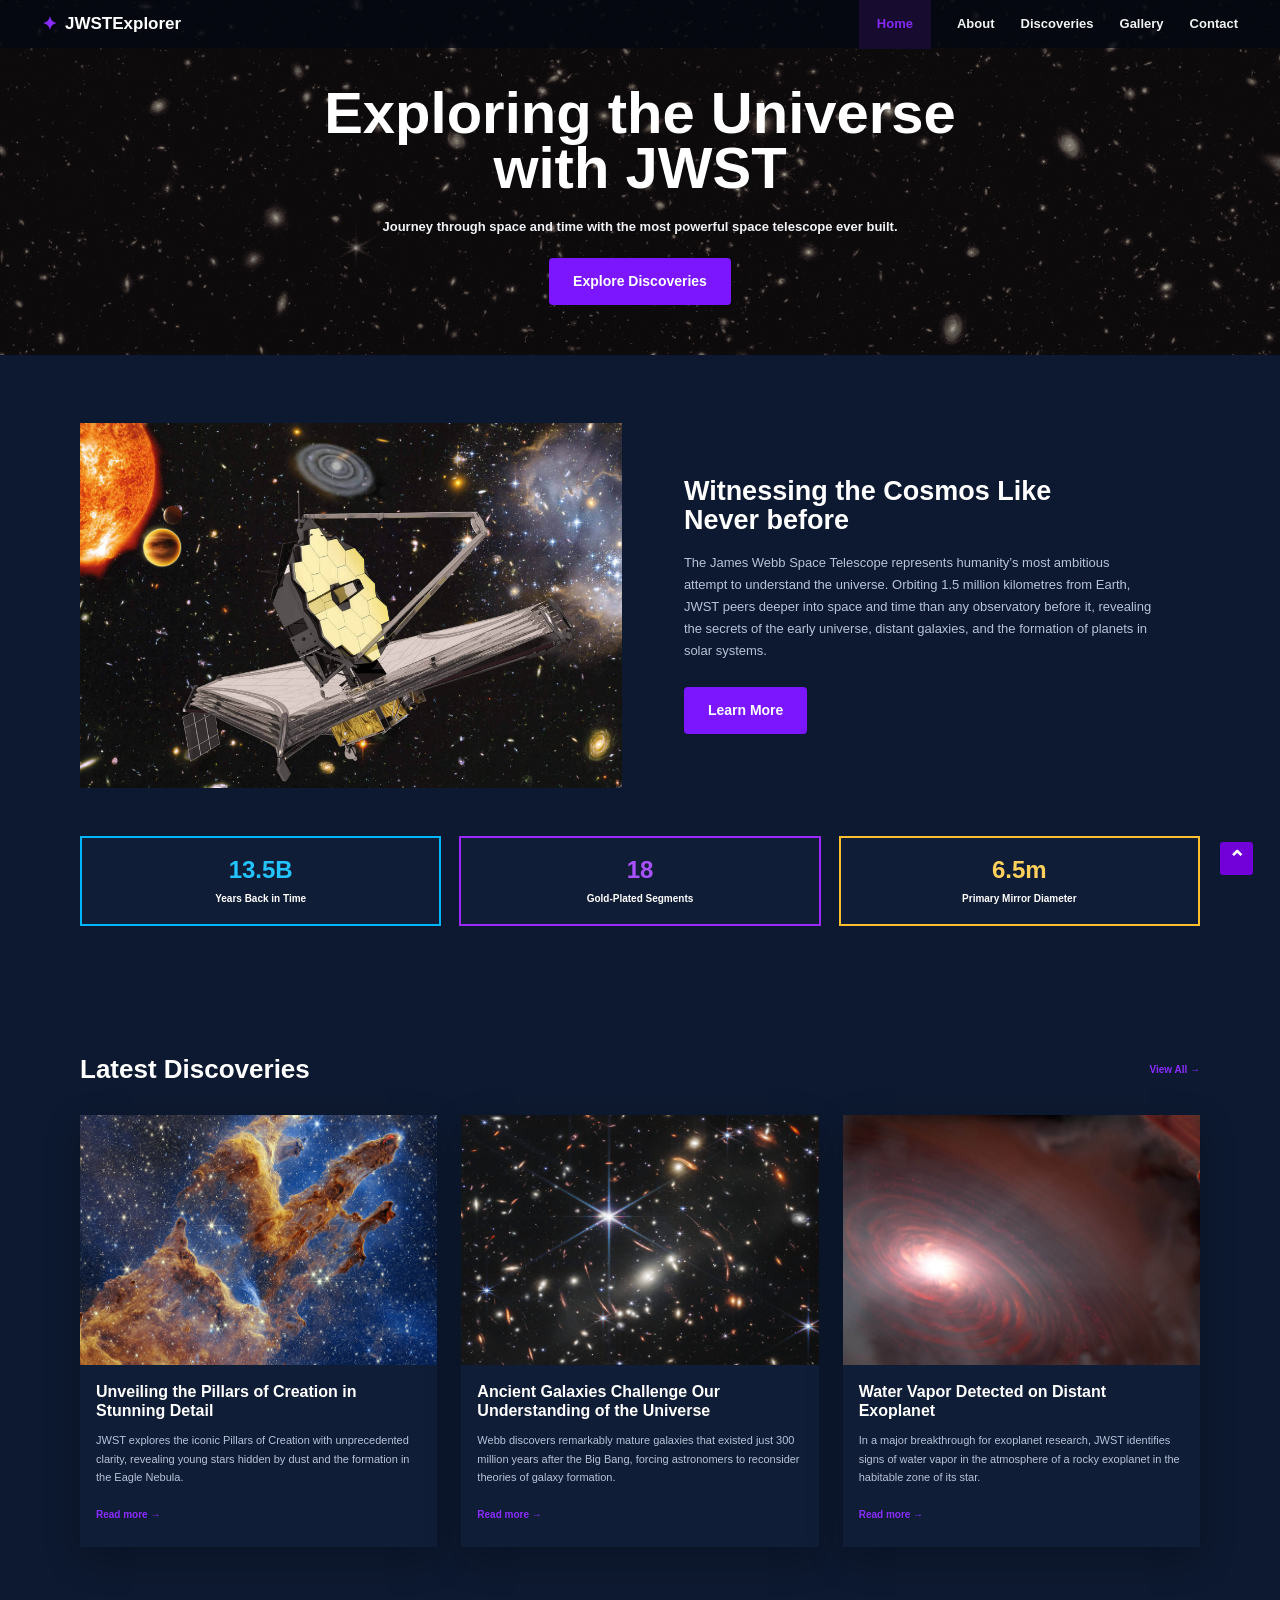
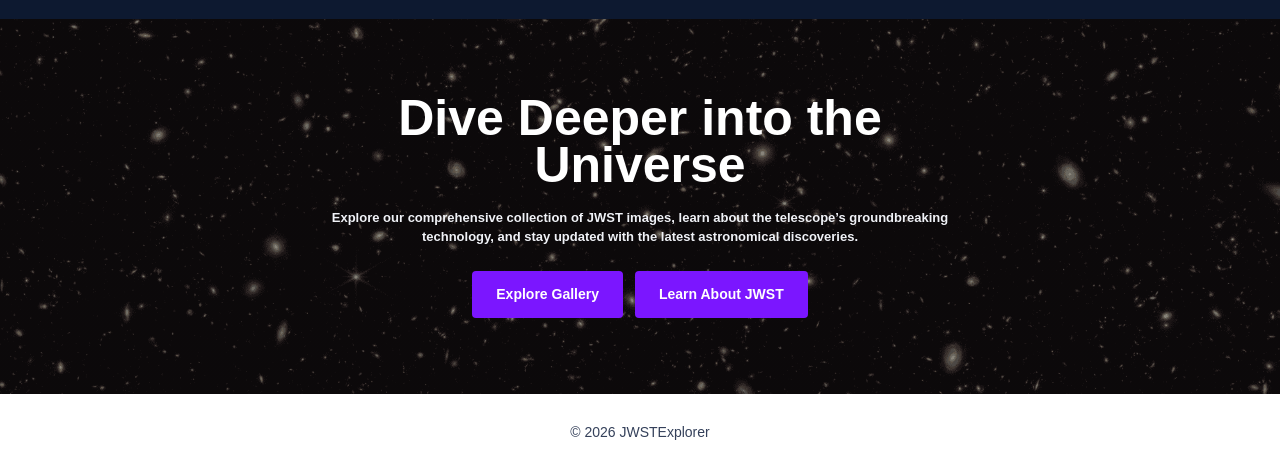
<file: index.html>
<!DOCTYPE html>
<html lang="en">
  <head>
    <meta charset="UTF-8" />
    <meta name="viewport" content="width=device-width, initial-scale=1.0" />
    <title>JWST Explorer</title>
    <link rel="stylesheet" href="style.css" />
  </head>
  <body>
    <header class="site-header">
      <div class="logo">
        <span class="logo-icon">✦</span> JWSTExplorer
      </div>
      <nav class="nav-links">
        <a href="index.html" class="active">Home</a>
        <a href="about.html">About</a>
        <a href="discovery.html">Discoveries</a>
        <a href="gallery.html">Gallery</a>
        <a href="contact.html">Contact</a>
      </nav>
    </header>
    <main>
      <section class="hero">
        <div class="hero-overlay">
          <h1>Exploring the Universe <br>with JWST </h1>
          <p> Journey through space and time with the most powerful space telescope ever built. </p>
          <a href="discovery.html" class="btn primary">Explore Discoveries</a>
        </div>
      </section>
      <section class="intro-section">
        <div class="intro-grid">
          <div class="intro-image">
            <img src="images/jwst-telescope.jpg" alt="James Webb Space Telescope" />
          </div>
          <div class="intro-content">
            <h2>Witnessing the Cosmos Like <br>Never before </h2>
            <p> The James Webb Space Telescope represents humanity’s most ambitious attempt to understand the universe. Orbiting 1.5 million kilometres from Earth, JWST peers deeper into space and time than any observatory before it, revealing the secrets of the early universe, distant galaxies, and the formation of planets in solar systems. </p>
            <a href="about.html" class="btn secondary">Learn More</a>
          </div>
        </div>
        <div class="stats-grid">
          <div class="stat-card blue">
            <h3>13.5B</h3>
            <p>Years Back in Time</p>
          </div>
          <div class="stat-card purple">
            <h3>18</h3>
            <p>Gold-Plated Segments</p>
          </div>
          <div class="stat-card yellow">
            <h3>6.5m</h3>
            <p>Primary Mirror Diameter</p>
          </div>
        </div>
      </section>
      <section class="discoveries-section">
        <div class="section-header">
          <h2>Latest Discoveries</h2>
          <a href="discovery.html">View All →</a>
        </div>
        <div class="cards-grid">
          <article class="discovery-card">
            <img src="images/pillars-of-creation.png" alt="Pillars of Creation" />
            <div class="card-content">
              <h3>Unveiling the Pillars of Creation in Stunning Detail</h3>
              <p> JWST explores the iconic Pillars of Creation with unprecedented clarity, revealing young stars hidden by dust and the formation in the Eagle Nebula. </p>
              <a href="https://science.nasa.gov/missions/webb/nasas-webb-takes-star-filled-portrait-of-pillars-of-creation/">Read more →</a>
            </div>
          </article>
          <article class="discovery-card">
            <img src="images/deep-field.jpg" alt="Ancient galaxies" />
            <div class="card-content">
              <h3>Ancient Galaxies Challenge Our Understanding of the Universe</h3>
              <p> Webb discovers remarkably mature galaxies that existed just 300 million years after the Big Bang, forcing astronomers to reconsider theories of galaxy formation. </p>
              <a href="https://science.nasa.gov/missions/webb/nasa-webb-pushes-boundaries-of-observable-universe-closer-to-big-bang/">Read more →</a>
            </div>
          </article>
          <article class="discovery-card">
            <img src="images/exoplanet.jpg" alt="Exoplanet atmosphere" />
            <div class="card-content">
              <h3>Water Vapor Detected on Distant Exoplanet</h3>
              <p> In a major breakthrough for exoplanet research, JWST identifies signs of water vapor in the atmosphere of a rocky exoplanet in the habitable zone of its star. </p>
              <a href="https://science.nasa.gov/missions/webb/webb-detects-water-vapor-in-rocky-planet-forming-zone/">Read more →</a>
            </div>
          </article>
        </div>
      </section>
      <section class="cta-section">
        <div class="cta-overlay">
          <h2>Dive Deeper into the <br>Universe </h2>
          <p> Explore our comprehensive collection of JWST images, learn about the telescope’s groundbreaking technology, and stay updated with the latest astronomical discoveries. </p>
          <div class="cta-buttons">
            <a href="gallery.html" class="btn primary">Explore Gallery</a>
            <a href="about.html" class="btn primary">Learn About JWST</a>
          </div>
        </div>
      </section>
      <footer class="site-footer">
        <p>© 2026 JWSTExplorer</p>
      </footer>
      <a href="index.html" class="back-to-top" aria-label="Back to top">⌃</a>
    </main>
  </body>
</html>
</file>
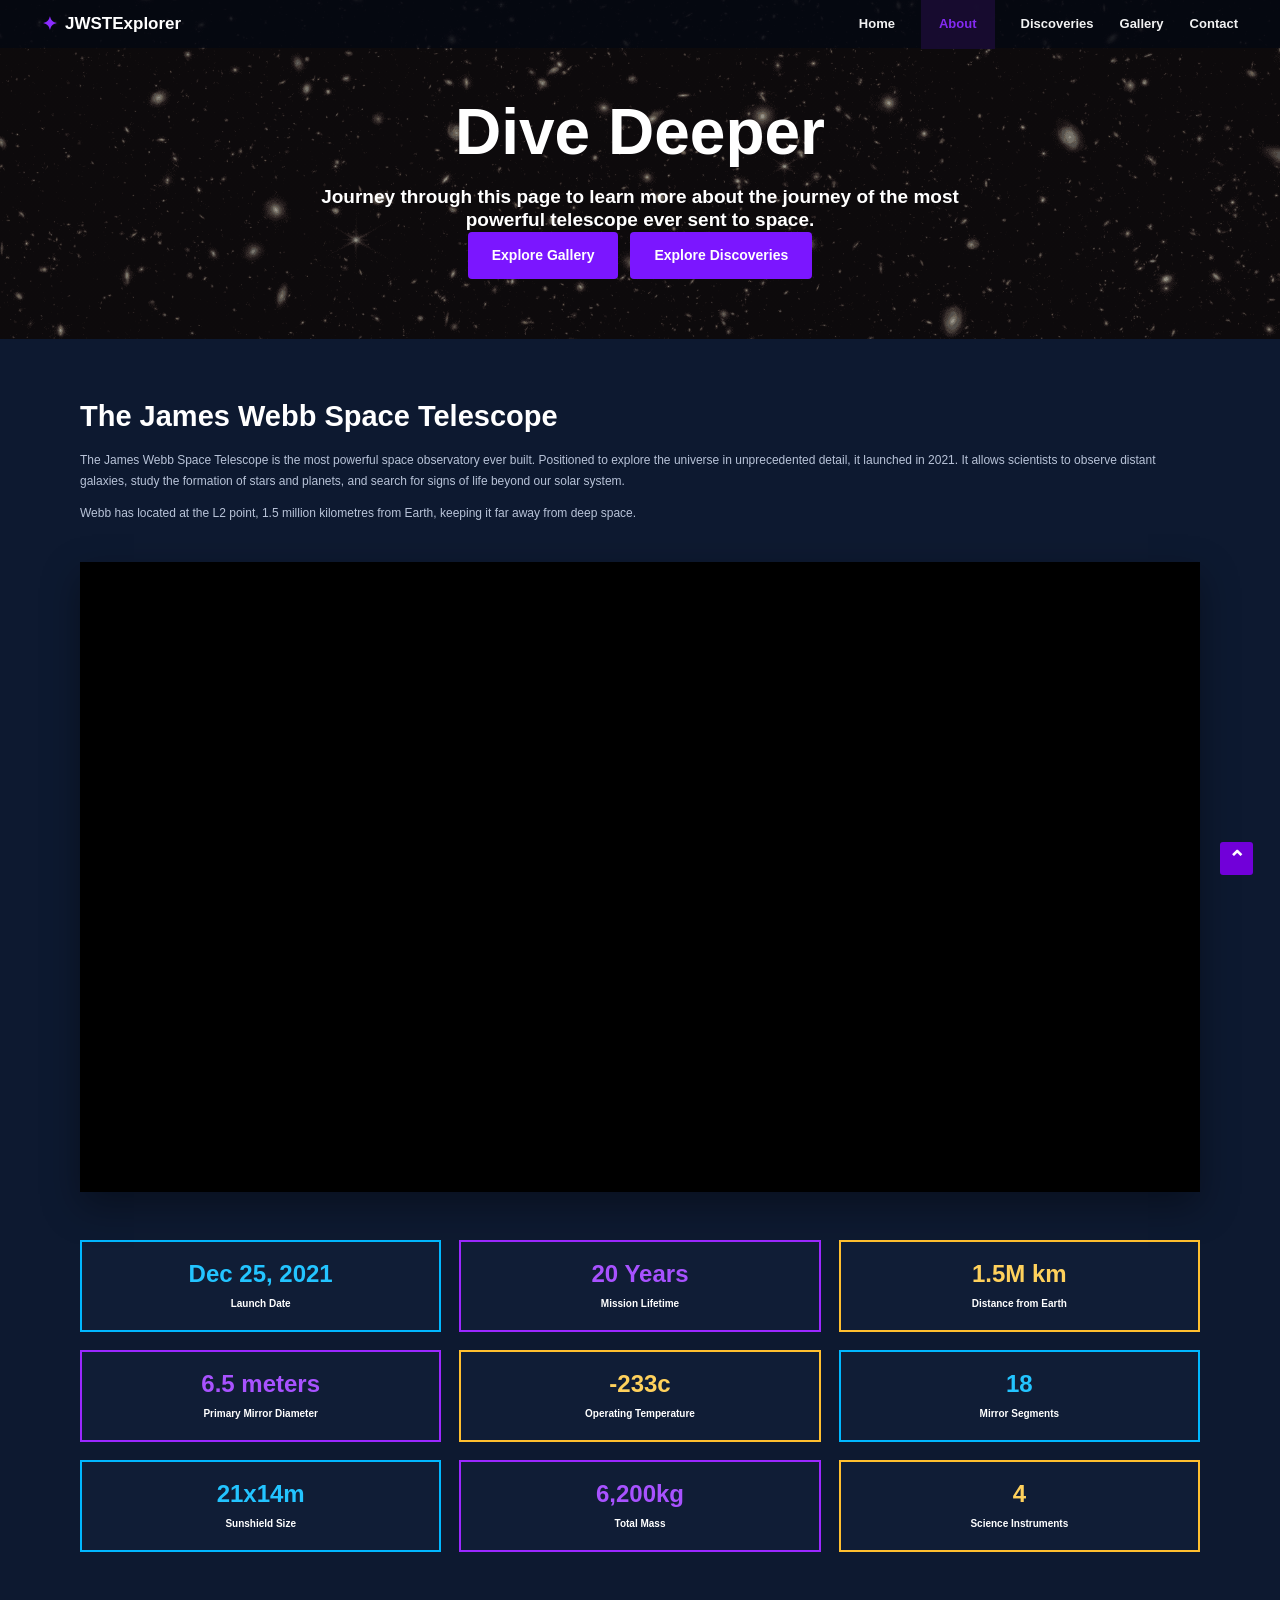
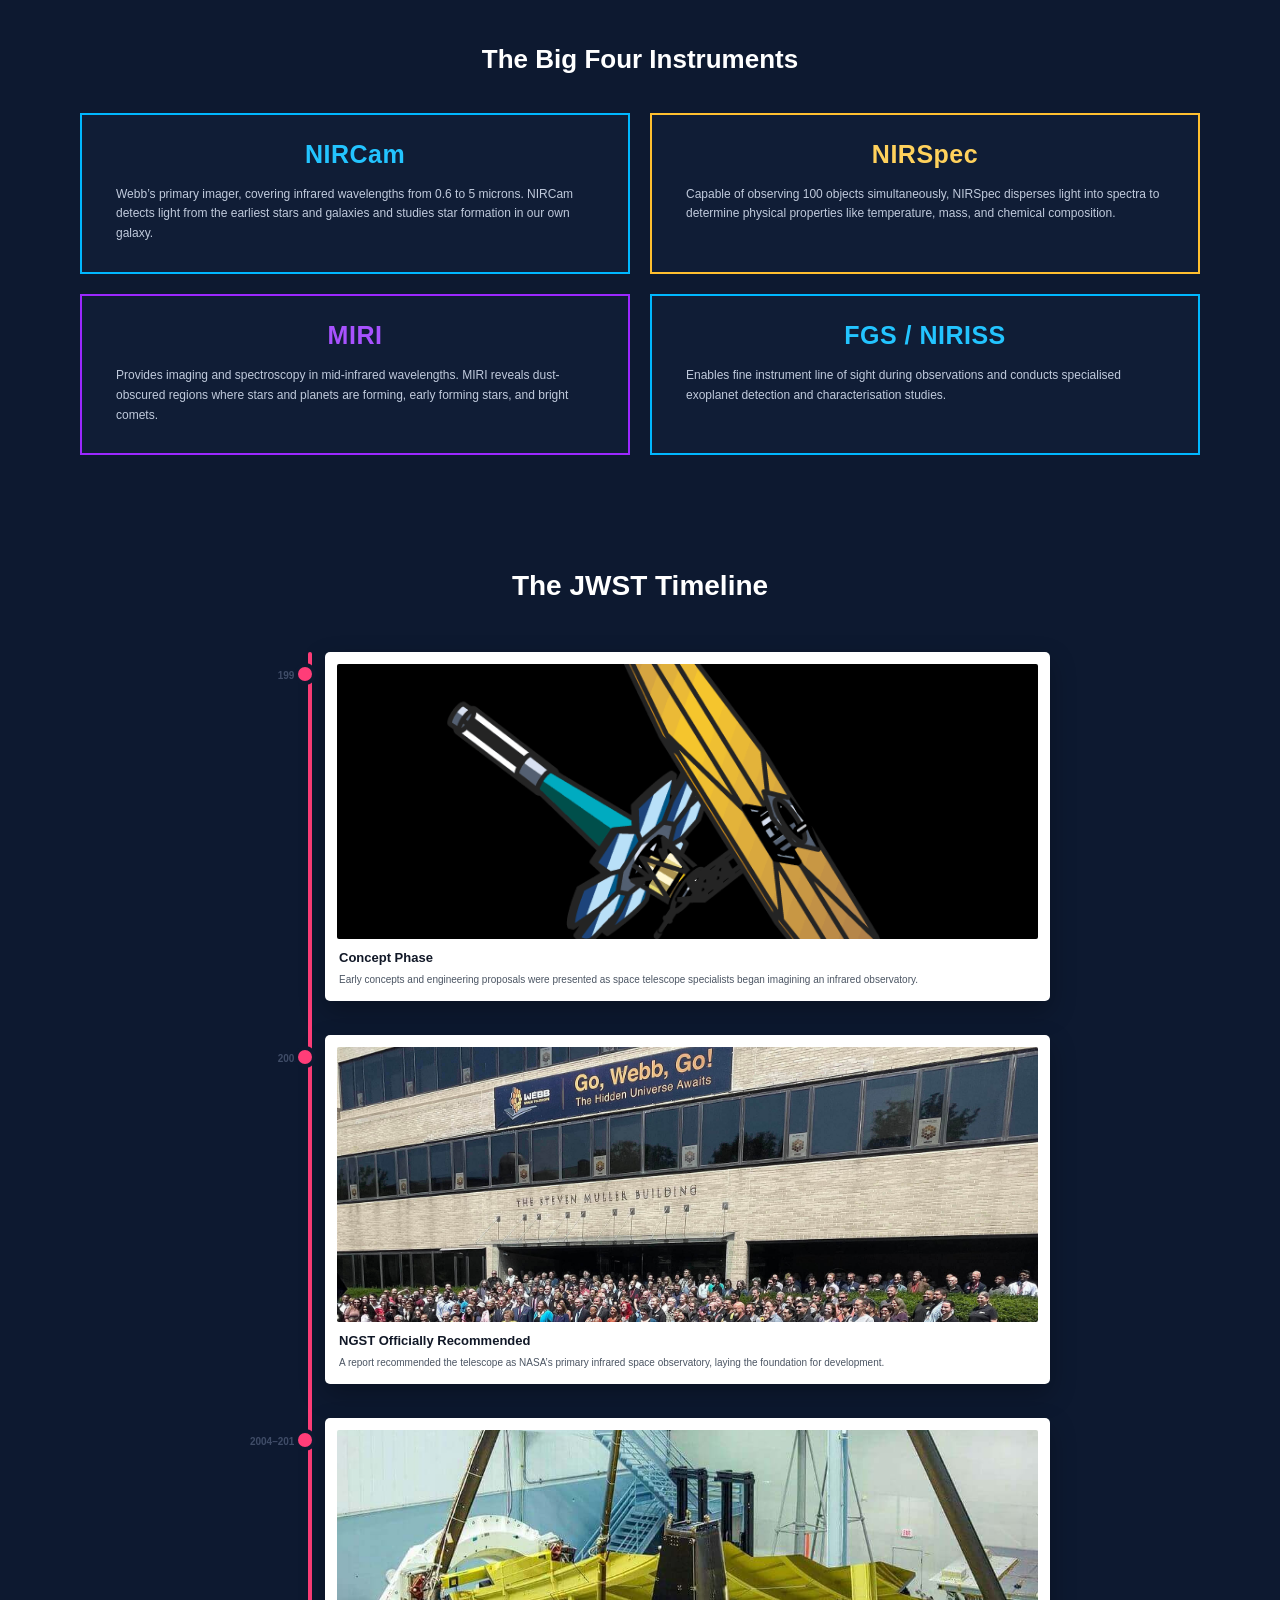
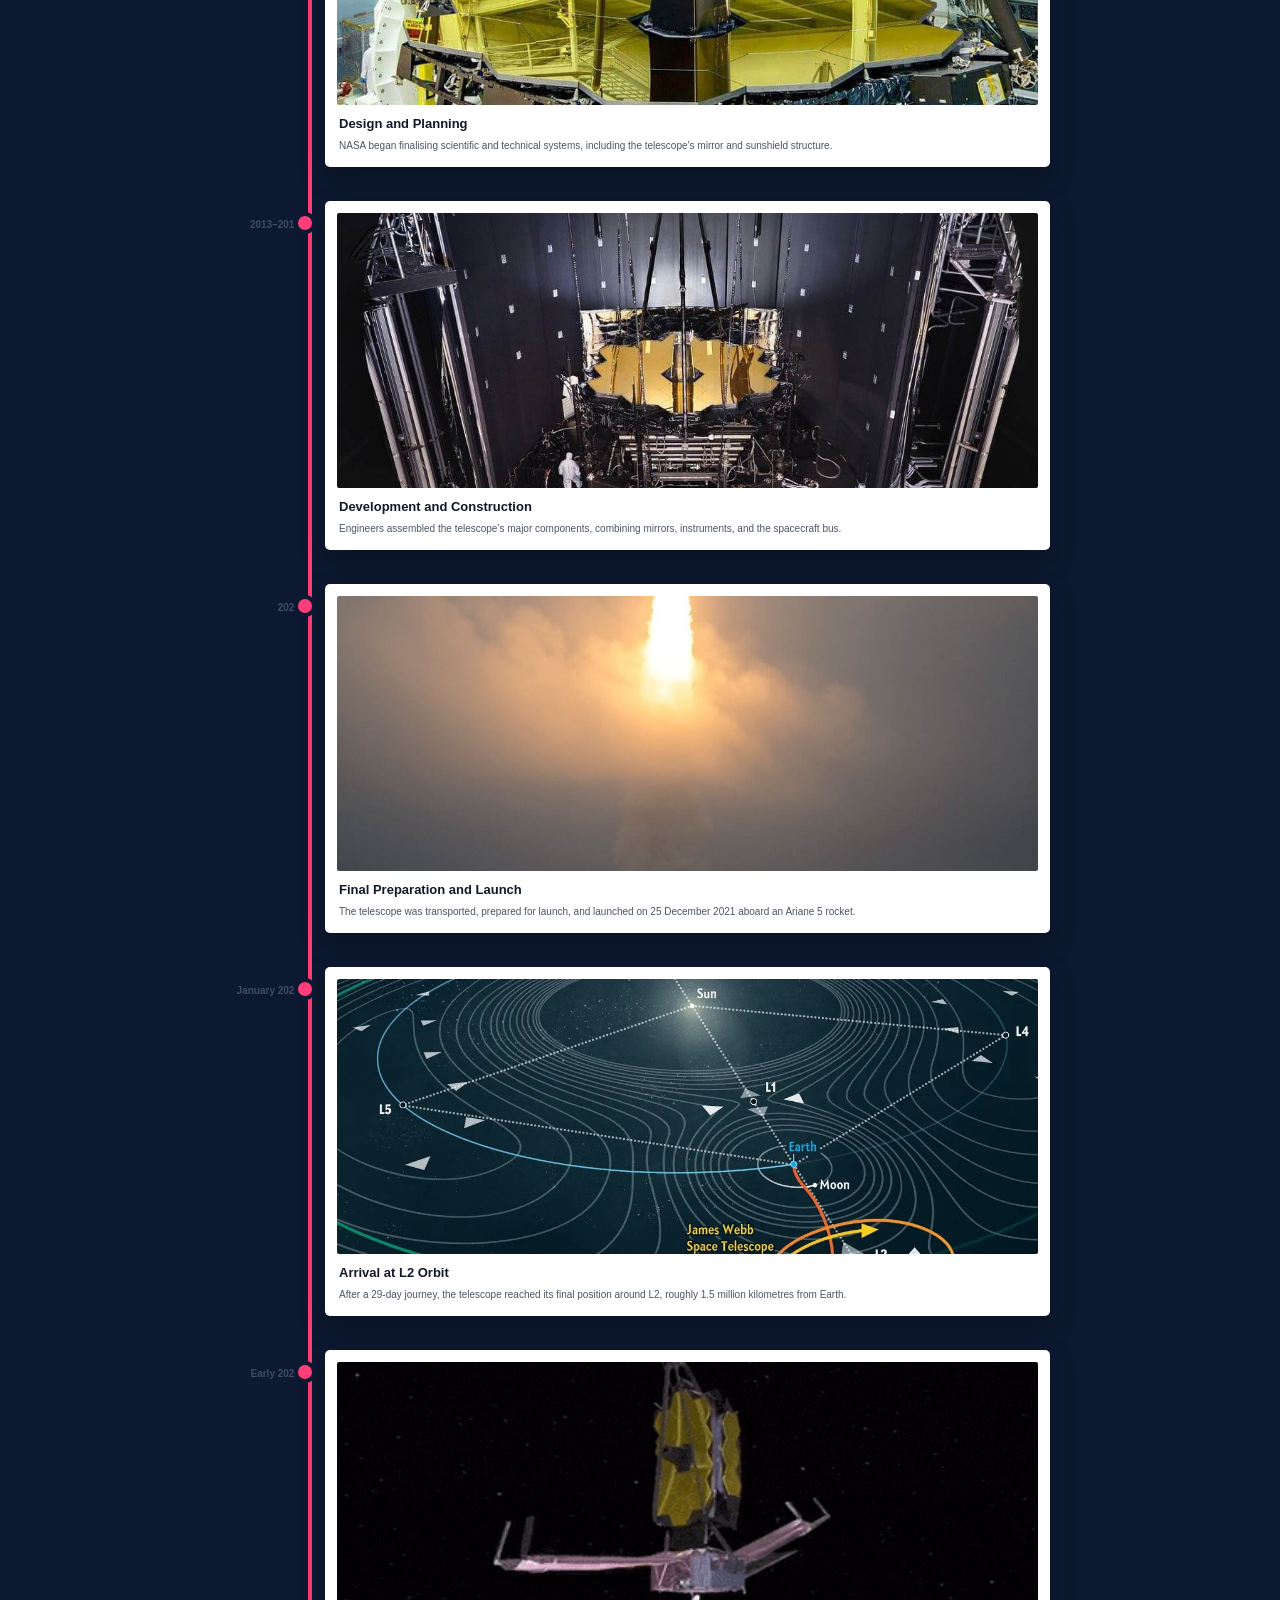
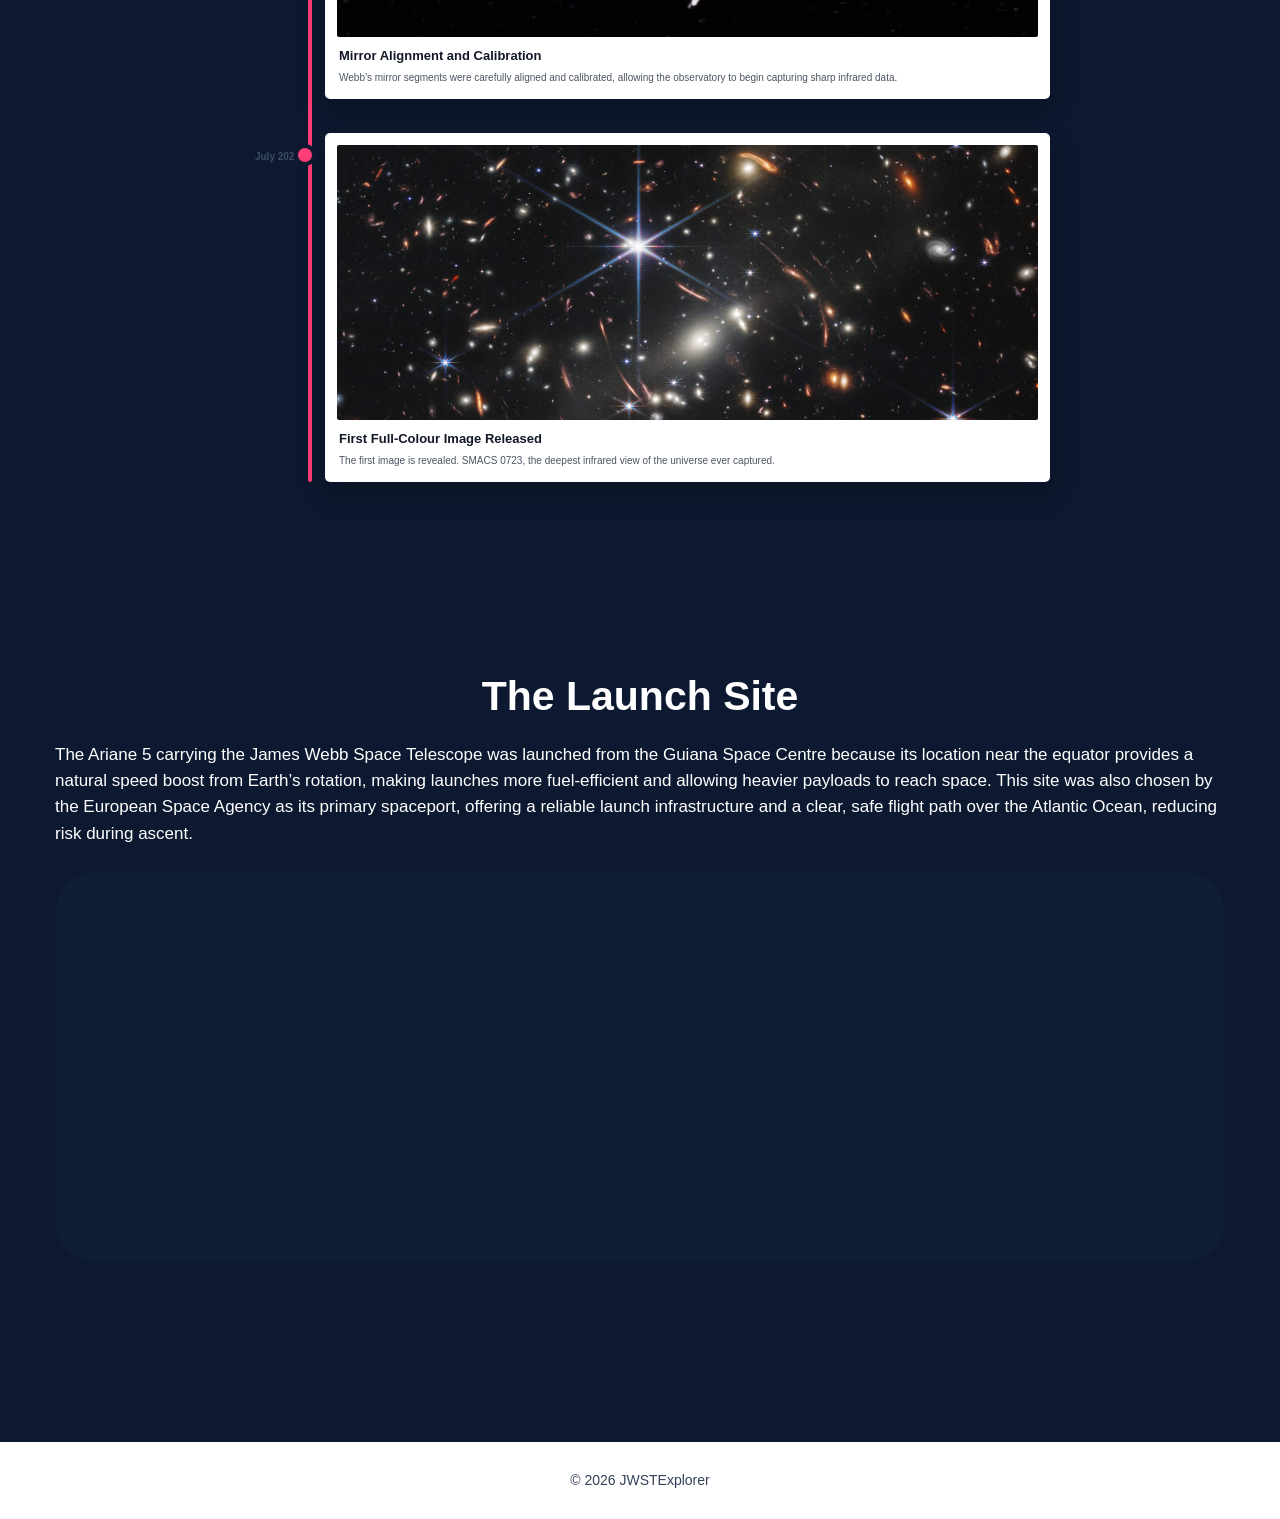
<file: about.html>
<!DOCTYPE html>
<html lang="en">
  <head>
    <meta charset="UTF-8" />
    <meta name="viewport" content="width=device-width, initial-scale=1.0" />
    <title>About JWST</title>
    <link rel="stylesheet" href="style.css" />
  </head>
  <body>
    <header class="site-header">
      <div class="logo">
        <span class="logo-icon">✦</span> JWSTExplorer
      </div>
      <nav class="nav-links">
        <a href="index.html">Home</a>
        <a href="about.html" class="active">About</a>
        <a href="discovery.html">Discoveries</a>
        <a href="gallery.html">Gallery</a>
        <a href="contact.html">Contact</a>
      </nav>
    </header>
    <main>
      <section class="page-hero">
        <div class="hero-content">
          <h1>Dive Deeper</h1>
          <p> Journey through this page to learn more about the journey of the most powerful telescope ever sent to space. </p>
          <div class="hero-buttons">
            <a href="gallery.html" class="btn">Explore Gallery</a>
            <a href="discovery.html" class="btn">Explore Discoveries</a>
          </div>
        </div>
      </section>
      <section class="about-section">
        <div class="container">
          <h2>The James Webb Space Telescope</h2>
          <p> The James Webb Space Telescope is the most powerful space observatory ever built. Positioned to explore the universe in unprecedented detail, it launched in 2021. It allows scientists to observe distant galaxies, study the formation of stars and planets, and search for signs of life beyond our solar system. </p>
          <p> Webb has located at the L2 point, 1.5 million kilometres from Earth, keeping it far away from deep space. </p>
          <div class="video-wrapper">
            <iframe src="https://www.youtube.com/embed/7nT7JGZMbtM" title="The Launch of the James Webb Space Telescope" frameborder="0" allowfullscreen></iframe>
          </div>
          <div class="stats-grid">
            <div class="stat-card blue">
              <h3>Dec 25, 2021</h3>
              <p>Launch Date</p>
            </div>
            <div class="stat-card purple">
              <h3>20 Years</h3>
              <p>Mission Lifetime</p>
            </div>
            <div class="stat-card yellow">
              <h3>1.5M km</h3>
              <p>Distance from Earth</p>
            </div>
            <div class="stat-card purple">
              <h3>6.5 meters</h3>
              <p>Primary Mirror Diameter</p>
            </div>
            <div class="stat-card yellow">
              <h3>-233c</h3>
              <p>Operating Temperature</p>
            </div>
            <div class="stat-card blue">
              <h3>18</h3>
              <p>Mirror Segments</p>
            </div>
            <div class="stat-card blue">
              <h3>21x14m</h3>
              <p>Sunshield Size</p>
            </div>
            <div class="stat-card purple">
              <h3>6,200kg</h3>
              <p>Total Mass</p>
            </div>
            <div class="stat-card yellow">
              <h3>4</h3>
              <p>Science Instruments</p>
            </div>
          </div>
        </div>
      </section>
      <section class="instruments-section">
        <div class="container">
          <h2>The Big Four Instruments</h2>
          <div class="instrument-grid">
            <article class="instrument-card blue">
              <h3>NIRCam</h3>
              <p> Webb’s primary imager, covering infrared wavelengths from 0.6 to 5 microns. NIRCam detects light from the earliest stars and galaxies and studies star formation in our own galaxy. </p>
            </article>
            <article class="instrument-card yellow">
              <h3>NIRSpec</h3>
              <p> Capable of observing 100 objects simultaneously, NIRSpec disperses light into spectra to determine physical properties like temperature, mass, and chemical composition. </p>
            </article>
            <article class="instrument-card purple">
              <h3>MIRI</h3>
              <p> Provides imaging and spectroscopy in mid-infrared wavelengths. MIRI reveals dust-obscured regions where stars and planets are forming, early forming stars, and bright comets. </p>
            </article>
            <article class="instrument-card blue">
              <h3>FGS / NIRISS</h3>
              <p> Enables fine instrument line of sight during observations and conducts specialised exoplanet detection and characterisation studies. </p>
            </article>
          </div>
        </div>
      </section>
      <section class="timeline-section">
        <div class="timeline-container">
          <h2>The JWST Timeline</h2>
          <div class="timeline">
            <div class="timeline-item">
              <div class="timeline-date">1996</div>
              <div class="timeline-dot"></div>
              <article class="timeline-card">
                <img src="images/timeline-concept.png" alt="JWST concept phase">
                <div class="timeline-content">
                  <h3>Concept Phase</h3>
                  <p> Early concepts and engineering proposals were presented as space telescope specialists began imagining an infrared observatory. </p>
                </div>
              </article>
            </div>
            <div class="timeline-item">
              <div class="timeline-date">2002</div>
              <div class="timeline-dot"></div>
              <article class="timeline-card">
                <img src="images/timeline-renamed.jpg" alt="JWST officially recommended">
                <div class="timeline-content">
                  <h3>NGST Officially Recommended</h3>
                  <p> A report recommended the telescope as NASA’s primary infrared space observatory, laying the foundation for development. </p>
                </div>
              </article>
            </div>
            <div class="timeline-item">
              <div class="timeline-date">2004–2011</div>
              <div class="timeline-dot"></div>
              <article class="timeline-card">
                <img src="images/timeline-design-testing.jpg" alt="JWST design and planning">
                <div class="timeline-content">
                  <h3>Design and Planning</h3>
                  <p> NASA began finalising scientific and technical systems, including the telescope’s mirror and sunshield structure. </p>
                </div>
              </article>
            </div>
            <div class="timeline-item">
              <div class="timeline-date">2013–2016</div>
              <div class="timeline-dot"></div>
              <article class="timeline-card">
                <img src="images/timeline-development.jpg" alt="JWST development and construction">
                <div class="timeline-content">
                  <h3>Development and Construction</h3>
                  <p> Engineers assembled the telescope’s major components, combining mirrors, instruments, and the spacecraft bus. </p>
                </div>
              </article>
            </div>
            <div class="timeline-item">
              <div class="timeline-date">2021</div>
              <div class="timeline-dot"></div>
              <article class="timeline-card">
                <img src="images/timeline-launch.jpg" alt="JWST launch">
                <div class="timeline-content">
                  <h3>Final Preparation and Launch</h3>
                  <p> The telescope was transported, prepared for launch, and launched on 25 December 2021 aboard an Ariane 5 rocket. </p>
                </div>
              </article>
            </div>
            <div class="timeline-item">
              <div class="timeline-date">January 2022</div>
              <div class="timeline-dot"></div>
              <article class="timeline-card">
                <img src="images/timeline-l2-orbit.jpg" alt="JWST arrival at L2 orbit">
                <div class="timeline-content">
                  <h3>Arrival at L2 Orbit</h3>
                  <p> After a 29-day journey, the telescope reached its final position around L2, roughly 1.5 million kilometres from Earth. </p>
                </div>
              </article>
            </div>
            <div class="timeline-item">
              <div class="timeline-date">Early 2022</div>
              <div class="timeline-dot"></div>
              <article class="timeline-card">
                <img src="images/timeline-calibration.gif" alt="JWST calibration">
                <div class="timeline-content">
                  <h3>Mirror Alignment and Calibration</h3>
                  <p> Webb’s mirror segments were carefully aligned and calibrated, allowing the observatory to begin capturing sharp infrared data. </p>
                </div>
              </article>
            </div>
            <div class="timeline-item">
              <div class="timeline-date">July 2022</div>
              <div class="timeline-dot"></div>
              <article class="timeline-card">
                <img src="images/timeline-calibration.jpg" alt="SMACS-0723 Deep Field Image">
                <div class="timeline-content">
                  <h3>First Full-Colour Image Released</h3>
                  <p> The first image is revealed. SMACS 0723, the deepest infrared view of the universe ever captured. </p>
                </div>
              </article>
            </div>
          </div>
        </div>
      </section>
      <section class="launch-site-section">
        <div class="launch-container">
          <h2>The Launch Site</h2>
          <p> The Ariane 5 carrying the James Webb Space Telescope was launched from the Guiana Space Centre because its location near the equator provides a natural speed boost from Earth’s rotation, making launches more fuel-efficient and allowing heavier payloads to reach space. This site was also chosen by the European Space Agency as its primary spaceport, offering a reliable launch infrastructure and a clear, safe flight path over the Atlantic Ocean, reducing risk during ascent. </p>
          <div class="map-wrapper">
            <iframe src="https://www.google.com/maps?q=Guiana%20Space%20Centre%2C%20Kourou%2C%20French%20Guiana&output=embed" loading="lazy" referrerpolicy="no-referrer-when-downgrade" title="Guiana Space Centre map"></iframe>
          </div>
        </div>
      </section>
      <footer class="site-footer">
        <p>© 2026 JWSTExplorer</p>
      </footer>
      <a href="about.html" class="back-to-top" aria-label="Back to top">⌃</a>
    </main>
  </body>
</html>
</file>
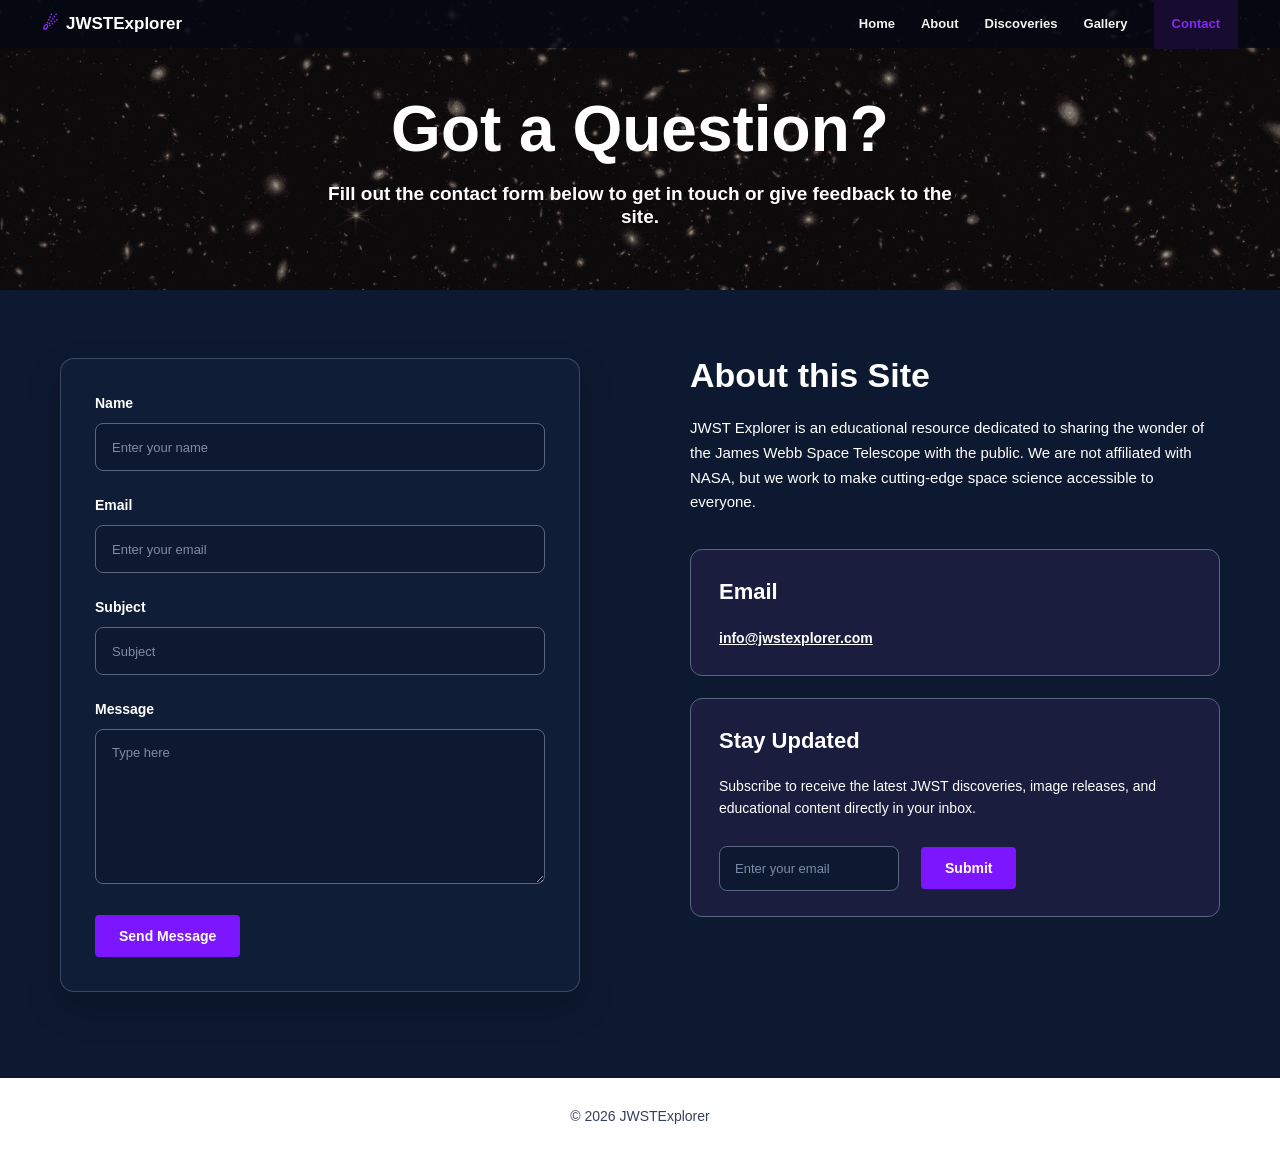
<file: contact.html>
<!DOCTYPE html>
<html lang="en">
  <head>
    <meta charset="UTF-8" />
    <meta name="viewport" content="width=device-width, initial-scale=1.0" />
    <title>Contact | JWSTExplorer</title>
    <link rel="stylesheet" href="style.css" />
  </head>
  <body>
    <header class="site-header">
      <div class="logo">
        <span class="logo-icon">☄</span> JWSTExplorer
      </div>
      <nav class="nav-links">
        <a href="index.html">Home</a>
        <a href="about.html">About</a>
        <a href="discovery.html">Discoveries</a>
        <a href="gallery.html">Gallery</a>
        <a href="contact.html" class="active">Contact</a>
      </nav>
    </header>
    <main>
      <section class="contact-hero">
        <div class="hero-content">
          <h1>Got a Question?</h1>
          <p> Fill out the contact form below to get in touch or give feedback to the site. </p>
        </div>
      </section>
      <section class="contact-section">
        <div class="contact-container">
          <form class="contact-form" action="#" method="post">
            <div class="form-group">
              <label for="name">Name</label>
              <input id="name" name="name" type="text" placeholder="Enter your name">
            </div>
            <div class="form-group">
              <label for="email">Email</label>
              <input id="email" name="email" type="email" placeholder="Enter your email">
            </div>
            <div class="form-group">
              <label for="subject">Subject</label>
              <input id="subject" name="subject" type="text" placeholder="Subject">
            </div>
            <div class="form-group">
              <label for="message">Message</label>
              <textarea id="message" name="message" placeholder="Type here"></textarea>
            </div>
            <button class="btn" type="submit">Send Message</button>
          </form>
          <div class="contact-info">
            <div class="about-block">
              <h2>About this Site</h2>
              <p> JWST Explorer is an educational resource dedicated to sharing the wonder of the James Webb Space Telescope with the public. We are not affiliated with NASA, but we work to make cutting-edge space science accessible to everyone. </p>
            </div>
            <div class="info-card">
              <h3>Email</h3>
              <a href="mailto:info@jwstexplorer.com">info@jwstexplorer.com</a>
            </div>
            <div class="info-card newsletter-card">
              <h3>Stay Updated</h3>
              <p> Subscribe to receive the latest JWST discoveries, image releases, and educational content directly in your inbox. </p>
              <form class="newsletter-form" action="#" method="post">
                <input type="email" placeholder="Enter your email">
                <button class="btn" type="submit">Submit</button>
              </form>
            </div>
          </div>
        </div>
      </section>
      <footer class="site-footer">
        <p>© 2026 JWSTExplorer</p>
      </footer>
    </main>
  </body>
</html>
</file>
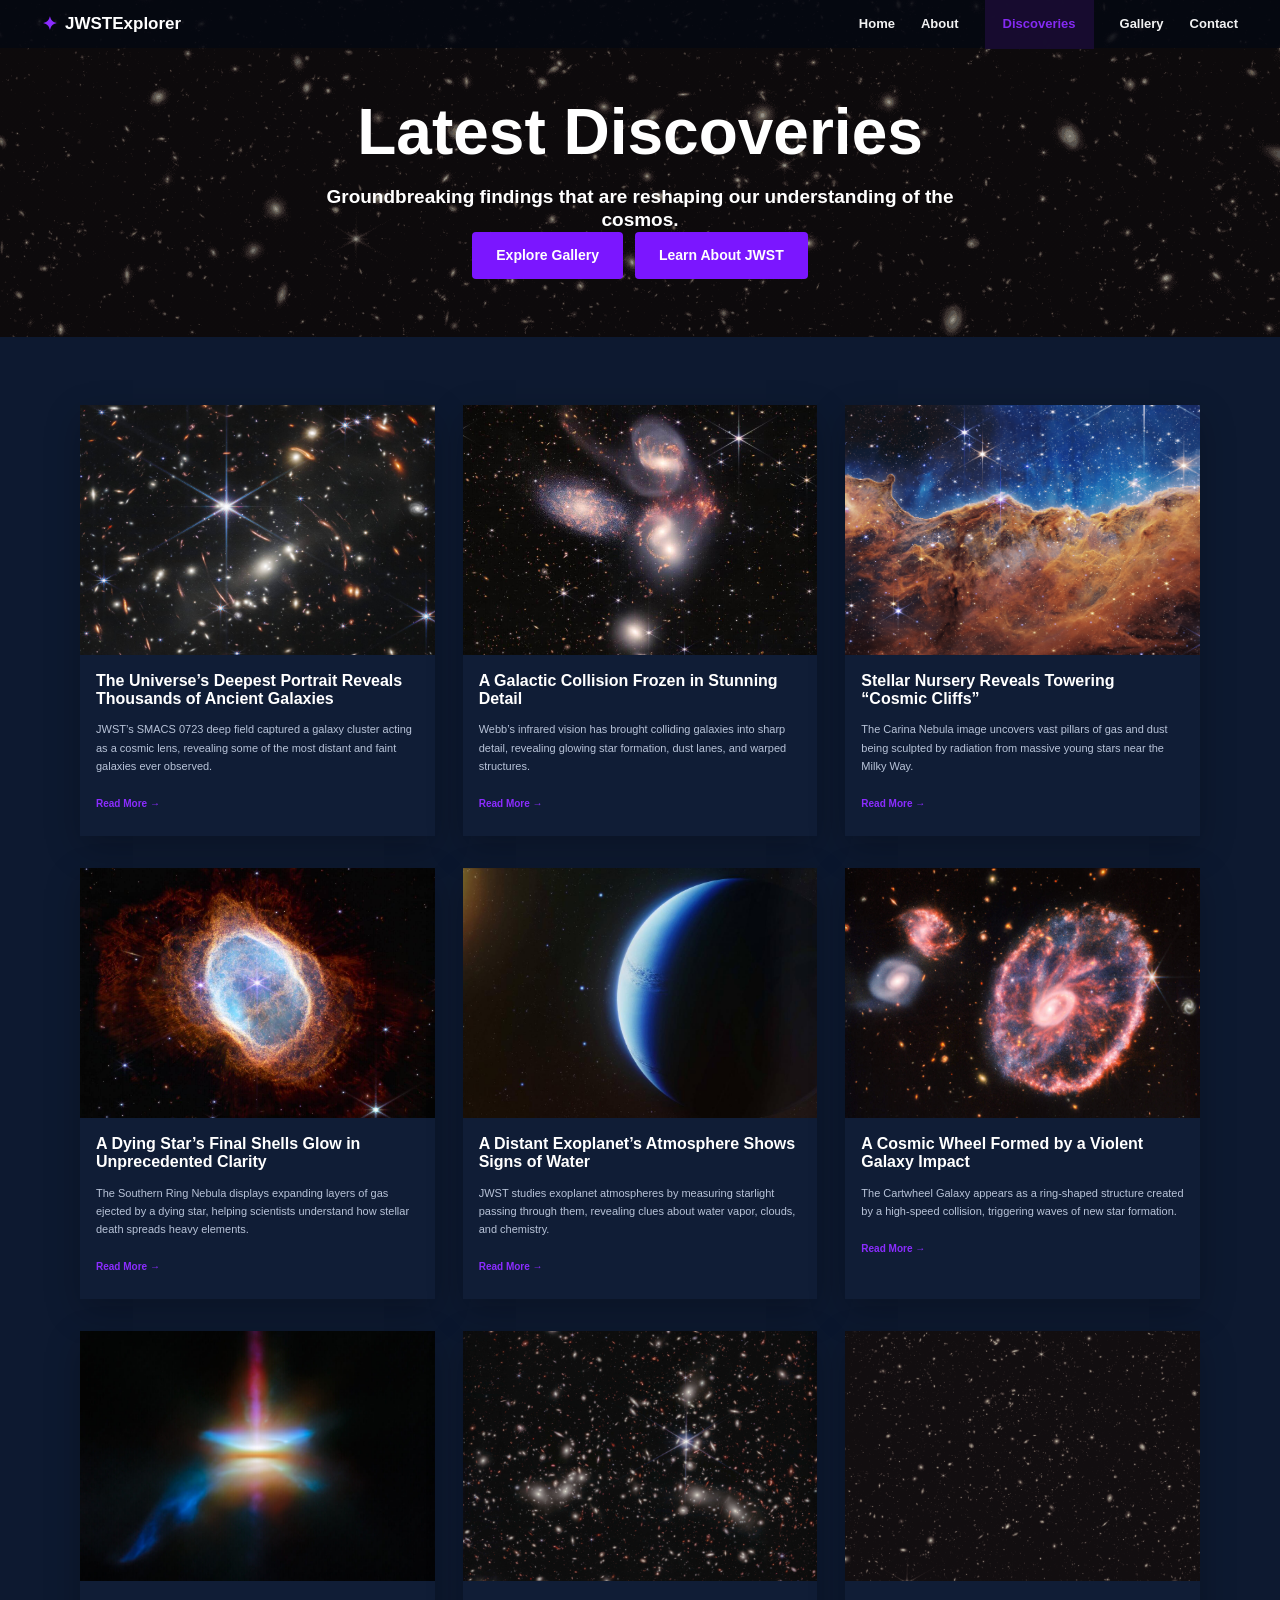
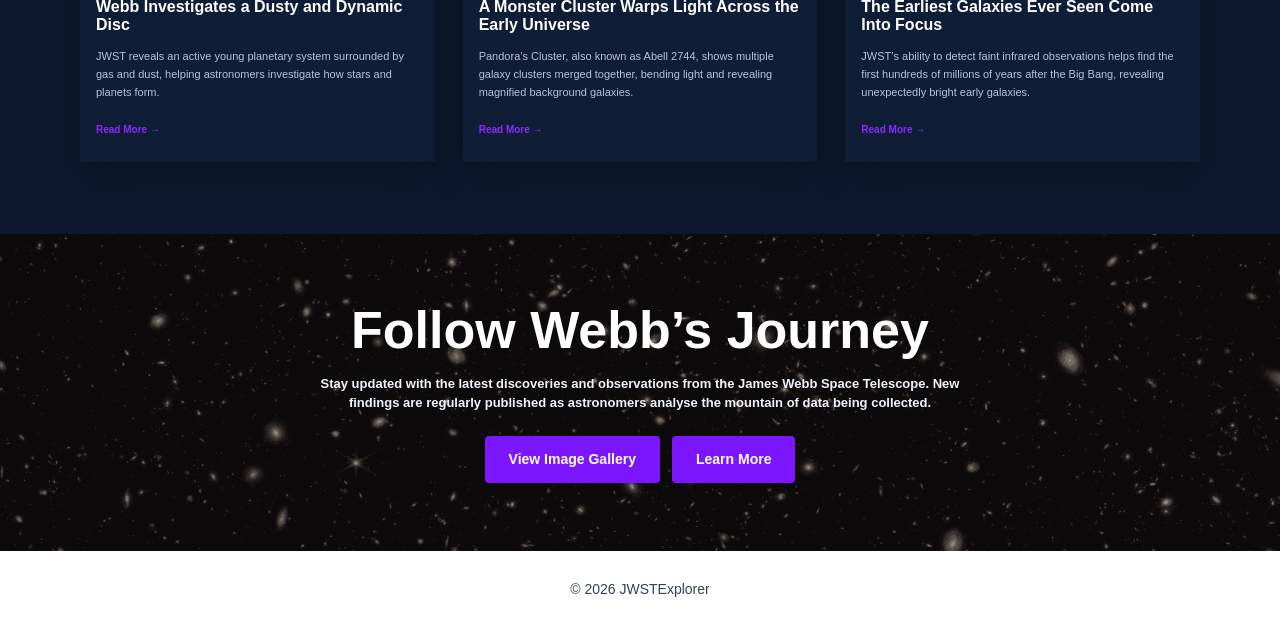
<file: discovery.html>
<!DOCTYPE html>
<html lang="en">
  <head>
    <meta charset="UTF-8" />
    <meta name="viewport" content="width=device-width, initial-scale=1.0" />
    <title>Latest Discoveries | JWSTExplorer</title>
    <link rel="stylesheet" href="style.css" />
  </head>
  <body>
    <header class="site-header">
      <div class="logo">
        <span class="logo-icon">✦</span> JWSTExplorer
      </div>
      <nav class="nav-links">
        <a href="index.html">Home</a>
        <a href="about.html">About</a>
        <a href="discovery.html" class="active">Discoveries</a>
        <a href="gallery.html">Gallery</a>
        <a href="contact.html">Contact</a>
      </nav>
    </header>
    <main>
      <section class="discoveries-hero">
        <div class="hero-content">
          <h1>Latest Discoveries</h1>
          <p> Groundbreaking findings that are reshaping our understanding of the cosmos. </p>
          <div class="hero-buttons">
            <a href="gallery.html" class="btn">Explore Gallery</a>
            <a href="about.html" class="btn">Learn About JWST</a>
          </div>
        </div>
      </section>
      <section class="discoveries-section">
        <div class="discoveries-container">
          <article class="discovery-card">
            <img src="images/deep-field.jpg" alt="Deep field image of ancient galaxies">
            <div class="card-content">
              <h2>The Universe’s Deepest Portrait Reveals Thousands of Ancient Galaxies</h2>
              <p> JWST’s SMACS 0723 deep field captured a galaxy cluster acting as a cosmic lens, revealing some of the most distant and faint galaxies ever observed. </p>
              <a href="https://science.nasa.gov/asset/webb/webbs-first-deep-field-nircam-image/">Read More →</a>
            </div>
          </article>
          <article class="discovery-card">
            <img src="images/discovery-galaxy-collision.jpg" alt="Galaxy collision">
            <div class="card-content">
              <h2>A Galactic Collision Frozen in Stunning Detail</h2>
              <p> Webb’s infrared vision has brought colliding galaxies into sharp detail, revealing glowing star formation, dust lanes, and warped structures. </p>
              <a href="https://science.nasa.gov/asset/webb/stephans-quintet-nircam-and-miri-composite-image/">Read More →</a>
            </div>
          </article>
          <article class="discovery-card">
            <img src="images/discovery-cosmic-cliffs.png" alt="Cosmic cliffs in the Carina Nebula">
            <div class="card-content">
              <h2>Stellar Nursery Reveals Towering “Cosmic Cliffs”</h2>
              <p> The Carina Nebula image uncovers vast pillars of gas and dust being sculpted by radiation from massive young stars near the Milky Way. </p>
              <a href="https://science.nasa.gov/asset/webb/cosmic-cliffs-in-the-carina-nebula-nircam-image/">Read More →</a>
            </div>
          </article>
          <article class="discovery-card">
            <img src="images/discovery-dying-star.jpg" alt="Planetary nebula">
            <div class="card-content">
              <h2>A Dying Star’s Final Shells Glow in Unprecedented Clarity</h2>
              <p> The Southern Ring Nebula displays expanding layers of gas ejected by a dying star, helping scientists understand how stellar death spreads heavy elements. </p>
              <a href="https://science.nasa.gov/asset/webb/southern-ring-nebula-nircam-image/">Read More →</a>
            </div>
          </article>
          <article class="discovery-card">
            <img src="images/discovery-exoplanet.jpg" alt="Exoplanet atmosphere">
            <div class="card-content">
              <h2>A Distant Exoplanet’s Atmosphere Shows Signs of Water</h2>
              <p> JWST studies exoplanet atmospheres by measuring starlight passing through them, revealing clues about water vapor, clouds, and chemistry. </p>
              <a href="https://science.nasa.gov/asset/webb/exoplanet-wasp-96-b-niriss-transmission-spectrum/">Read More →</a>
            </div>
          </article>
          <article class="discovery-card">
            <img src="images/discovery-wheel.jpg" alt="Cartwheel galaxy">
            <div class="card-content">
              <h2>A Cosmic Wheel Formed by a Violent Galaxy Impact</h2>
              <p> The Cartwheel Galaxy appears as a ring-shaped structure created by a high-speed collision, triggering waves of new star formation. </p>
              <a href="https://science.nasa.gov/missions/webb/webb-captures-stellar-gymnastics-in-the-cartwheel-galaxy/">Read More →</a>
            </div>
          </article>
          <article class="discovery-card">
            <img src="images/discovery-protostar.jpg" alt="Young protostar">
            <div class="card-content">
              <h2>Webb Investigates a Dusty and Dynamic Disc</h2>
              <p> JWST reveals an active young planetary system surrounded by gas and dust, helping astronomers investigate how stars and planets form. </p>
              <a href="https://esawebb.org/images/potm2501a/">Read More →</a>
            </div>
          </article>
          <article class="discovery-card">
            <img src="images/discovery-cluster.jpg" alt="Galaxy cluster">
            <div class="card-content">
              <h2>A Monster Cluster Warps Light Across the Early Universe</h2>
              <p> Pandora’s Cluster, also known as Abell 2744, shows multiple galaxy clusters merged together, bending light and revealing magnified background galaxies. </p>
              <a href="https://science.nasa.gov/missions/webb/nasas-webb-uncovers-new-details-in-pandoras-cluster/">Read More →</a>
            </div>
          </article>
          <article class="discovery-card">
            <img src="images/discovery-earliest-galaxies.png" alt="Distant early galaxies">
            <div class="card-content">
              <h2>The Earliest Galaxies Ever Seen Come Into Focus</h2>
              <p> JWST’s ability to detect faint infrared observations helps find the first hundreds of millions of years after the Big Bang, revealing unexpectedly bright early galaxies. </p>
              <a href="https://science.nasa.gov/blogs/webb/2022/12/09/nasas-webb-reaches-new-milestone-in-quest-for-distant-galaxies/">Read More →</a>
            </div>
          </article>
        </div>
      </section>
      <section class="follow-section">
        <div class="follow-content">
          <h2>Follow Webb’s Journey</h2>
          <p> Stay updated with the latest discoveries and observations from the James Webb Space Telescope. New findings are regularly published as astronomers analyse the mountain of data being collected. </p>
          <div class="follow-buttons">
            <a href="gallery.html" class="btn">View Image Gallery</a>
            <a href="about.html" class="btn">Learn More</a>
          </div>
        </div>
      </section>
      <footer class="site-footer">
        <p>© 2026 JWSTExplorer</p>
      </footer>
    </main>
  </body>
</html>
</file>
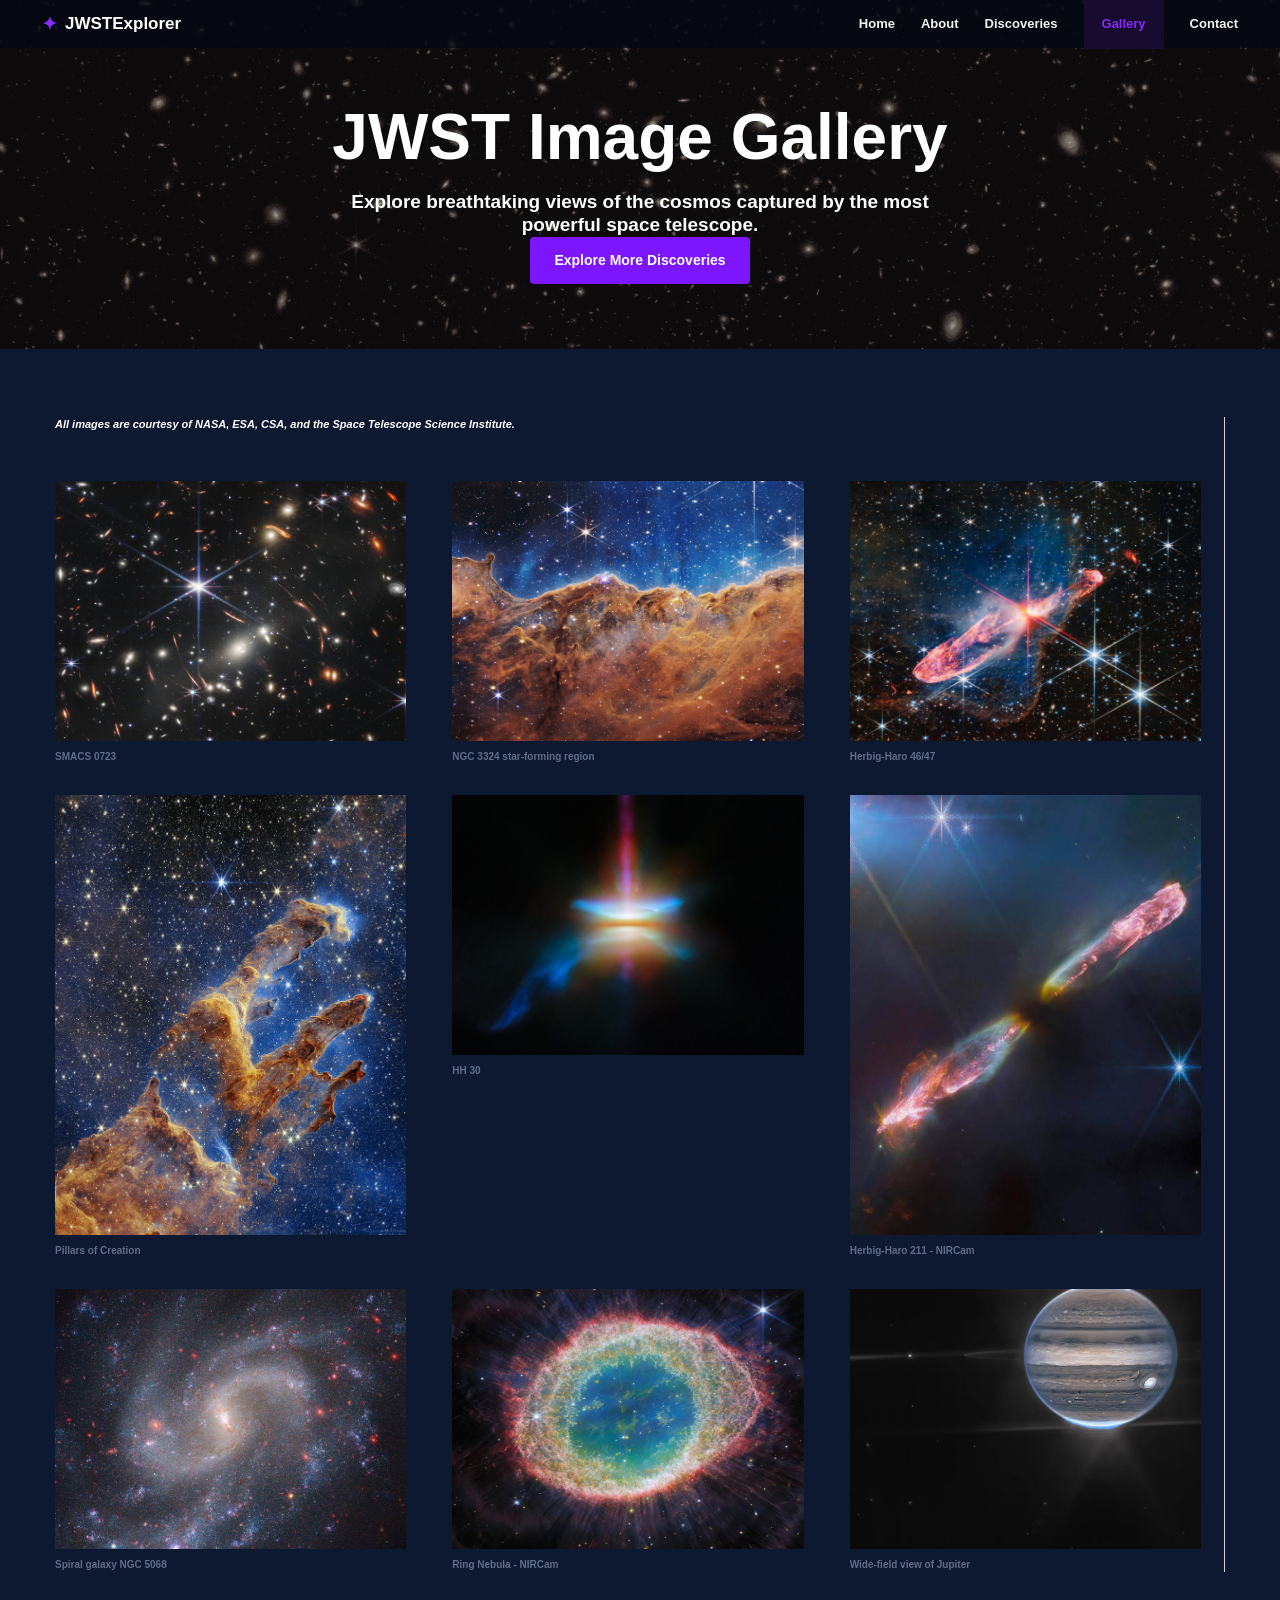
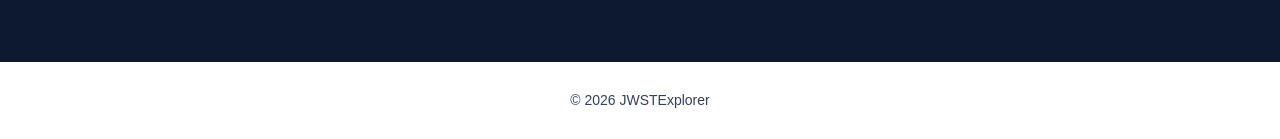
<file: gallery.html>
<!DOCTYPE html>
<html lang="en">
  <head>
    <meta charset="UTF-8" />
    <meta name="viewport" content="width=device-width, initial-scale=1.0" />
    <title>Gallery | JWSTExplorer</title>
    <link rel="stylesheet" href="style.css" />
  </head>
  <body>
    <header class="site-header">
      <div class="logo">
        <span class="logo-icon">✦</span> JWSTExplorer
      </div>
      <nav class="nav-links">
        <a href="index.html">Home</a>
        <a href="about.html">About</a>
        <a href="discovery.html">Discoveries</a>
        <a href="gallery.html" class="active">Gallery</a>
        <a href="contact.html">Contact</a>
      </nav>
    </header>
    <main>
      <section class="gallery-hero custom-hero" style="--hero-bg: url('images/background.png');">
        <div class="hero-content">
          <h1>JWST Image Gallery</h1>
          <p> Explore breathtaking views of the cosmos captured by the most powerful space telescope. </p>
          <a href="discovery.html" class="btn">Explore More Discoveries</a>
        </div>
      </section>
      <section class="gallery-section">
        <div class="gallery-container">
          <p class="gallery-note"> All images are courtesy of NASA, ESA, CSA, and the Space Telescope Science Institute. </p>
          <div class="gallery-grid">
            <figure class="gallery-item">
              <img src="images/deep-field.jpg" alt="SMACS 0723 deep field">
              <figcaption>SMACS 0723</figcaption>
            </figure>
            <figure class="gallery-item">
              <img src="images/discovery-cosmic-cliffs.png" alt="NGC 3324 star-forming region">
              <figcaption>NGC 3324 star-forming region</figcaption>
            </figure>
            <figure class="gallery-item">
              <img src="images/gallery-herbig-haro-46-47.jpg" alt="Herbig-Haro 46/47">
              <figcaption>Herbig-Haro 46/47</figcaption>
            </figure>
            <figure class="gallery-item tall">
              <img src="images/pillars-of-creation.png" alt="Pillars of Creation">
              <figcaption>Pillars of Creation</figcaption>
            </figure>
            <figure class="gallery-item">
              <img src="images/discovery-protostar.jpg" alt="HH 30">
              <figcaption>HH 30</figcaption>
            </figure>
            <figure class="gallery-item tall">
              <img src="images/herbig-harro211.jpg" alt="Herbig-Haro 211">
              <figcaption>Herbig-Haro 211 - NIRCam</figcaption>
            </figure>
            <figure class="gallery-item">
              <img src="images/gallery-ngc-5068.jpg" alt="Spiral galaxy NGC 5068">
              <figcaption>Spiral galaxy NGC 5068</figcaption>
            </figure>
            <figure class="gallery-item">
              <img src="images/gallery-ring-nebula.jpg" alt="Ring Nebula">
              <figcaption>Ring Nebula - NIRCam</figcaption>
            </figure>
            <figure class="gallery-item">
              <img src="images/gallery-jupiter.jpg" alt="Wide-field view of Jupiter">
              <figcaption>Wide-field view of Jupiter</figcaption>
            </figure>
          </div>
        </div>
      </section>
      <footer class="site-footer">
        <p>© 2026 JWSTExplorer</p>
      </footer>
    </main>
  </body>
</html>
</file>
<file: style.css>
/* style.css */

* {
	margin: 0;
	padding: 0;
	box-sizing: border-box;
}

body {
	font-family: Arial, Helvetica, sans-serif;
	background: #0c172b;
	color: #ffffff;
	line-height: 1.5;
}

a {
	color: inherit;
	text-decoration: none;
}

img {
	width: 100%;
	display: block;
}

/* Header */

.site-header {
	position: absolute;
	top: 0;
	left: 0;
	z-index: 10;
	width: 100%;
	height: 48px;
	padding: 0 42px;
	display: flex;
	justify-content: space-between;
	align-items: center;
	background: rgba(4, 8, 18, 0.75);
}

.logo {
	display: flex;
	align-items: center;
	gap: 7px;
	font-size: 13px;
	font-weight: 700;
}

.logo-icon {
	color: #8b2cff;
	font-size: 15px;
}

.nav-links {
	display: flex;
	align-items: center;
	gap: 26px;
	font-size: 10px;
	font-weight: 600;
}

.nav-links a {
	color: #d8def0;
	opacity: 0.9;
}

.nav-links a.active,
.nav-links a:hover {
	color: #8b2cff;
}

/* Buttons */

.btn {
	display: inline-block;
	padding: 11px 18px;
	border-radius: 2px;
	font-size: 10px;
	font-weight: 700;
	transition: 0.25s ease;
}

.btn.primary,
.btn.secondary {
	background: #7b16ff;
	color: #ffffff;
}

.btn:hover {
	transform: translateY(-2px);
	background: #9b4dff;
}

/* Hero */

.hero {
	min-height: 355px;
	background:
		linear-gradient(rgba(0, 0, 0, 0.25), rgba(0, 0, 0, 0.25)),
		url("images/background.png") center / cover no-repeat;
	display: flex;
	justify-content: center;
	align-items: center;
	text-align: center;
	padding: 80px 20px 45px;
}

.hero-overlay {
	max-width: 700px;
}

.hero h1 {
	font-size: clamp(36px, 7vw, 58px);
	line-height: 0.95;
	font-weight: 800;
	margin-bottom: 22px;
}

.hero p {
	max-width: 530px;
	margin: 0 auto 22px;
	font-size: 13px;
	font-weight: 600;
	color: #f0f2f7;
}

/* Intro */

.intro-section {
	padding: 68px 42px 56px;
	background: #0d1930;
}

.intro-grid {
	max-width: 1120px;
	margin: 0 auto;
	display: grid;
	grid-template-columns: 1.05fr 1fr;
	gap: 62px;
	align-items: center;
}

.intro-image img {
	height: 365px;
	object-fit: cover;
}

.intro-content h2 {
	font-size: 27px;
	line-height: 1.05;
	margin-bottom: 18px;
}

.intro-content p {
	color: #b8c3d8;
	font-size: 13px;
	line-height: 1.7;
	max-width: 470px;
	margin-bottom: 24px;
}

/* Stats */

.stats-grid {
	max-width: 1120px;
	margin: 48px auto 0;
	display: grid;
	grid-template-columns: repeat(3, 1fr);
	gap: 18px;
}

.stat-card {
	text-align: center;
	padding: 20px 10px;
	background: #101d36;
	border: 2px solid;
}

.stat-card h3 {
	font-size: 23px;
	margin-bottom: 6px;
}

.stat-card p {
	font-size: 10px;
	font-weight: 700;
	color: #ffffff;
}

.stat-card.blue {
	border-color: #00b7ff;
}

.stat-card.blue h3 {
	color: #24c4ff;
}

.stat-card.purple {
	border-color: #9b28ff;
}

.stat-card.purple h3 {
	color: #a852ff;
}

.stat-card.yellow {
	border-color: #ffbf2f;
}

.stat-card.yellow h3 {
	color: #ffd15c;
}

/* Discoveries */

.discoveries-section {
	padding: 64px 42px 72px;
	background: #0d1930;
}

.section-header {
	max-width: 1120px;
	margin: 0 auto 26px;
	display: flex;
	justify-content: space-between;
	align-items: center;
}

.section-header h2 {
	font-size: 26px;
}

.section-header a {
	font-size: 10px;
	font-weight: 700;
	color: #8b2cff;
}

.cards-grid {
	max-width: 1120px;
	margin: 0 auto;
	display: grid;
	grid-template-columns: repeat(3, 1fr);
	gap: 24px;
}

.discovery-card {
	background: #101d36;
	box-shadow: 0 12px 35px rgba(0, 0, 0, 0.25);
}

.discovery-card img {
	height: 230px;
	object-fit: cover;
}

.card-content {
	padding: 16px 15px 20px;
}

.card-content h3 {
	font-size: 16px;
	line-height: 1.2;
	margin-bottom: 11px;
}

.card-content p {
	font-size: 11px;
	color: #b8c3d8;
	line-height: 1.6;
	margin-bottom: 13px;
}

.card-content a {
	font-size: 10px;
	font-weight: 700;
	color: #7b16ff;
}

/* CTA */

.cta-section {
	min-height: 375px;
	background:
		linear-gradient(rgba(0, 0, 0, 0.35), rgba(0, 0, 0, 0.35)),
		url("images/background.png") center / cover no-repeat;
	display: flex;
	align-items: center;
	justify-content: center;
	text-align: center;
	padding: 70px 24px;
}

.cta-overlay {
	max-width: 720px;
}

.cta-section h2 {
	font-size: clamp(34px, 6vw, 50px);
	line-height: 0.95;
	margin-bottom: 18px;
}

.cta-section p {
	max-width: 640px;
	margin: 0 auto 24px;
	font-size: 13px;
	font-weight: 600;
	color: #f0f2f7;
}

.cta-buttons {
	display: flex;
	justify-content: center;
	gap: 12px;
	flex-wrap: wrap;
}

/* Responsive */

@media (max-width: 900px) {
	.site-header {
		padding: 0 22px;
	}

	.nav-links {
		gap: 14px;
	}

	.intro-grid,
	.stats-grid,
	.cards-grid {
		grid-template-columns: 1fr;
	}

	.intro-grid {
		gap: 34px;
	}

	.intro-image img {
		height: auto;
	}
}

@media (max-width: 600px) {
	.site-header {
		position: absolute;
		height: auto;
		padding: 16px 20px;
		flex-direction: column;
		gap: 12px;
	}

	.nav-links {
		flex-wrap: wrap;
		justify-content: center;
	}

	.hero {
		padding-top: 135px;
	}

	.intro-section,
	.discoveries-section {
		padding-left: 22px;
		padding-right: 22px;
	}

	.section-header {
		align-items: flex-start;
		gap: 10px;
		flex-direction: column;
	}
}

/* about.css */

* {
	margin: 0;
	padding: 0;
	box-sizing: border-box;
}

body {
	background: #0d1930;
	color: #ffffff;
	font-family: Arial, Helvetica, sans-serif;
	line-height: 1.5;
}

a {
	color: inherit;
	text-decoration: none;
}

.container {
	width: min(1120px, calc(100% - 64px));
	margin: 0 auto;
}

/* Header */

.site-header {
	position: absolute;
	top: 0;
	left: 0;
	z-index: 20;
	width: 100%;
	height: 45px;
	padding: 0 42px;
	background: rgba(4, 8, 18, 0.78);
	display: flex;
	align-items: center;
	justify-content: space-between;
}

.logo {
	display: flex;
	align-items: center;
	gap: 7px;
	font-size: 13px;
	font-weight: 700;
}

.logo-icon {
	color: #8b2cff;
	font-size: 15px;
}

.nav-links {
	display: flex;
	gap: 26px;
	align-items: center;
	font-size: 10px;
	font-weight: 600;
}

.nav-links a {
	color: #d7ddec;
	opacity: 0.95;
}

.nav-links a.active,
.nav-links a:hover {
	color: #8b2cff;
}

/* Hero */

.page-hero {
	min-height: 330px;
	padding: 100px 20px 60px;
	background:
		linear-gradient(rgba(0, 0, 0, 0.28), rgba(0, 0, 0, 0.28)),
		url("images/background.png") center / cover no-repeat;
	display: flex;
	align-items: center;
	justify-content: center;
	text-align: center;
}

.hero-content {
	max-width: 720px;
}

.hero-content h1 {
	font-size: clamp(42px, 7vw, 66px);
	line-height: 0.95;
	font-weight: 800;
	margin-bottom: 17px;
}

.hero-content p {
	max-width: 620px;
	margin: 0 auto 22px;
	color: #f0f3fb;
	font-size: 13px;
	font-weight: 600;
}

.hero-buttons {
	display: flex;
	justify-content: center;
	gap: 12px;
	flex-wrap: wrap;
}

/* Buttons */

.btn {
	display: inline-block;
	padding: 10px 17px;
	background: #7b16ff;
	color: #ffffff;
	border-radius: 2px;
	font-size: 10px;
	font-weight: 700;
	transition: 0.25s ease;
}

.btn:hover {
	background: #9b4dff;
	transform: translateY(-2px);
}

/* About */

.about-section {
	padding: 62px 0 40px;
	background: #0d1930;
}

.about-section h2 {
	font-size: 29px;
	line-height: 1.1;
	margin-bottom: 18px;
}

.about-section p {
	color: #b8c3d8;
	font-size: 12px;
	line-height: 1.7;
	margin-bottom: 12px;
}

/* Video */

.video-wrapper {
	position: relative;
	width: 100%;
	margin: 38px 0 36px;
	aspect-ratio: 16 / 9;
	background: #000;
	overflow: hidden;
	box-shadow: 0 14px 35px rgba(0, 0, 0, 0.35);
}

.video-wrapper iframe {
	width: 100%;
	height: 100%;
	display: block;
}

/* Stats */

.stats-grid {
	display: grid;
	grid-template-columns: repeat(3, 1fr);
	gap: 18px;
}

.stat-card {
	background: #101d36;
	border: 2px solid;
	text-align: center;
	padding: 20px 10px 18px;
}

.stat-card h3 {
	font-size: 24px;
	line-height: 1;
	margin-bottom: 9px;
	font-weight: 800;
}

.stat-card p {
	font-size: 10px;
	color: #ffffff;
	font-weight: 700;
	margin: 0;
}

.stat-card.blue {
	border-color: #00b7ff;
}

.stat-card.blue h3 {
	color: #23c4ff;
}

.stat-card.purple {
	border-color: #9b28ff;
}

.stat-card.purple h3 {
	color: #a852ff;
}

.stat-card.yellow {
	border-color: #ffbf2f;
}

.stat-card.yellow h3 {
	color: #ffd15c;
}

/* Instruments */

.instruments-section {
	padding: 48px 0 70px;
	background: #0d1930;
}

.instruments-section h2 {
	text-align: center;
	font-size: 26px;
	margin-bottom: 34px;
}

.instrument-grid {
	display: grid;
	grid-template-columns: repeat(2, 1fr);
	gap: 20px;
}

.instrument-card {
	background: #101d36;
	border: 2px solid;
	padding: 27px 34px 28px;
	min-height: 150px;
}

.instrument-card h3 {
	text-align: center;
	font-size: 25px;
	line-height: 1;
	margin-bottom: 18px;
	font-weight: 800;
	letter-spacing: 0.5px;
}

.instrument-card p {
	color: #c0cadc;
	font-size: 12px;
	line-height: 1.65;
}

.instrument-card.blue {
	border-color: #00b7ff;
}

.instrument-card.blue h3 {
	color: #23c4ff;
}

.instrument-card.purple {
	border-color: #9b28ff;
}

.instrument-card.purple h3 {
	color: #a852ff;
}

.instrument-card.yellow {
	border-color: #ffbf2f;
}

.instrument-card.yellow h3 {
	color: #ffd15c;
}

/* Responsive */

@media (max-width: 900px) {
	.container {
		width: min(100% - 40px, 1120px);
	}

	.site-header {
		padding: 0 22px;
	}

	.nav-links {
		gap: 14px;
	}

	.stats-grid {
		grid-template-columns: repeat(2, 1fr);
	}

	.instrument-grid {
		grid-template-columns: 1fr;
	}
}

@media (max-width: 600px) {
	.site-header {
		height: auto;
		padding: 15px 20px;
		flex-direction: column;
		gap: 12px;
	}

	.nav-links {
		flex-wrap: wrap;
		justify-content: center;
	}

	.page-hero {
		padding-top: 135px;
	}

	.stats-grid {
		grid-template-columns: 1fr;
	}

	.instrument-card {
		padding: 24px 22px;
	}

	.about-section h2,
	.instruments-section h2 {
		font-size: 24px;
	}
}

/* Timeline */

.timeline-section {
	background: #0d1930;
	padding: 40px 0 80px;
}

.timeline-container {
	width: min(820px, calc(100% - 40px));
	margin: 0 auto;
}

.timeline-section h2 {
	text-align: center;
	font-size: 28px;
	margin-bottom: 45px;
}

.timeline {
	position: relative;
	padding-left: 95px;
}

.timeline::before {
	content: "";
	position: absolute;
	top: 0;
	bottom: 0;
	left: 78px;
	width: 4px;
	background: #ff3d78;
	border-radius: 999px;
}

.timeline-item {
	position: relative;
	margin-bottom: 34px;
}

.timeline-date {
	position: absolute;
	left: -95px;
	top: 16px;
	width: 70px;
	text-align: right;
	font-size: 10px;
	font-weight: 700;
	color: #3f4c67;
}

.timeline-dot {
	position: absolute;
	left: -27px;
	top: 15px;
	width: 14px;
	height: 14px;
	background: #ff3d78;
	border-radius: 50%;
	box-shadow: 0 0 0 4px #0d1930;
}

.timeline-card {
	background: #ffffff;
	border-radius: 5px;
	overflow: hidden;
	padding: 12px;
	color: #111827;
	box-shadow: 0 10px 26px rgba(0, 0, 0, 0.28);
}

.timeline-card img {
	width: 100%;
	height: 275px;
	object-fit: cover;
	border-radius: 2px;
	display: block;
}

.timeline-content {
	padding: 9px 2px 2px;
}

.timeline-content h3 {
	font-size: 13px;
	font-weight: 800;
	color: #111827;
	margin-bottom: 4px;
}

.timeline-content p {
	font-size: 10px;
	line-height: 1.55;
	color: #4b5563;
}

/* Mobile timeline */

@media (max-width: 700px) {
	.timeline {
		padding-left: 42px;
	}

	.timeline::before {
		left: 20px;
	}

	.timeline-date {
		position: relative;
		left: 0;
		top: 0;
		width: auto;
		text-align: left;
		margin-bottom: 8px;
		color: #7c8aa6;
	}

	.timeline-dot {
		left: -28px;
		top: 24px;
	}

	.timeline-card img {
		height: 210px;
	}
}

/* Launch Site */

.launch-site-section {
	background: #0d1930;
	padding: 78px 0 180px;
}

.launch-container {
	width: min(1740px, calc(100% - 110px));
	margin: 0 auto;
}

.launch-site-section h2 {
	text-align: center;
	font-size: 41px;
	line-height: 1.1;
	font-weight: 800;
	margin-bottom: 22px;
}

.launch-site-section p {
	width: min(1240px, 100%);
	margin: 0 auto 25px;
	color: #ffffff;
	font-size: 17px;
	line-height: 1.55;
	text-align: left;
}

.map-wrapper {
	width: 100%;
	height: 390px;
	overflow: hidden;
	border-radius: 42px;
	background: #101d36;
}

.map-wrapper iframe {
	width: 100%;
	height: 100%;
	display: block;
	border: 0;
}

/* Footer */

.site-footer {
	background: #ffffff;
	color: #34405a;
	text-align: center;
	padding: 28px 20px;
	font-size: 14px;
}

/* Back to top button */

.back-to-top {
	position: fixed;
	right: 27px;
	bottom: 25px;
	width: 33px;
	height: 33px;
	border-radius: 3px;
	background: #7100d9;
	color: #ffffff;
	display: grid;
	place-items: center;
	font-size: 21px;
	font-weight: 800;
	z-index: 50;
	transition: 0.25s ease;
}

.back-to-top:hover {
	background: #8b2cff;
	transform: translateY(-2px);
}

/* Launch Site responsive */

@media (max-width: 900px) {
	.launch-container {
		width: min(100% - 40px, 1740px);
	}

	.launch-site-section {
		padding: 60px 0 110px;
	}

	.launch-site-section h2 {
		font-size: 32px;
	}

	.launch-site-section p {
		font-size: 14px;
	}

	.map-wrapper {
		height: 340px;
		border-radius: 24px;
	}
}

@media (max-width: 600px) {
	.launch-site-section {
		padding: 48px 0 80px;
	}

	.launch-site-section h2 {
		font-size: 28px;
	}

	.map-wrapper {
		height: 300px;
		border-radius: 18px;
	}

	.back-to-top {
		right: 18px;
		bottom: 18px;
	}
}

/* discoveries.css */

* {
	margin: 0;
	padding: 0;
	box-sizing: border-box;
}

body {
	background: #0d1930;
	color: #ffffff;
	font-family: Arial, Helvetica, sans-serif;
	line-height: 1.5;
}

a {
	color: inherit;
	text-decoration: none;
}

img {
	width: 100%;
	display: block;
}

/* Header */

.site-header {
	position: absolute;
	top: 0;
	left: 0;
	z-index: 20;
	width: 100%;
	height: 45px;
	padding: 0 42px;
	background: rgba(4, 8, 18, 0.78);
	display: flex;
	align-items: center;
	justify-content: space-between;
}

.logo {
	display: flex;
	align-items: center;
	gap: 7px;
	font-size: 13px;
	font-weight: 700;
}

.logo-icon {
	color: #8b2cff;
	font-size: 15px;
}

.nav-links {
	display: flex;
	gap: 26px;
	align-items: center;
	font-size: 10px;
	font-weight: 600;
}

.nav-links a {
	color: #d7ddec;
	opacity: 0.95;
}

.nav-links a.active,
.nav-links a:hover {
	color: #8b2cff;
}

/* Hero */

.discoveries-hero {
	min-height: 335px;
	padding: 100px 20px 58px;
	background:
		linear-gradient(rgba(0, 0, 0, 0.28), rgba(0, 0, 0, 0.28)),
		url("images/background.png") center / cover no-repeat;
	display: flex;
	justify-content: center;
	align-items: center;
	text-align: center;
}

.hero-content {
	max-width: 720px;
}

.hero-content h1 {
	font-size: clamp(38px, 7vw, 58px);
	line-height: 0.95;
	font-weight: 800;
	margin-bottom: 17px;
}

.hero-content p {
	max-width: 640px;
	margin: 0 auto 22px;
	color: #f0f3fb;
	font-size: 13px;
	font-weight: 600;
}

.hero-buttons,
.follow-buttons {
	display: flex;
	justify-content: center;
	gap: 12px;
	flex-wrap: wrap;
}

/* Buttons */

.btn {
	display: inline-block;
	padding: 10px 17px;
	background: #7b16ff;
	color: #ffffff;
	border-radius: 2px;
	font-size: 10px;
	font-weight: 700;
	transition: 0.25s ease;
}

.btn:hover {
	background: #9b4dff;
	transform: translateY(-2px);
}

/* Discoveries Grid */

.discoveries-section {
	background: #0d1930;
	padding: 68px 0 72px;
}

.discoveries-container {
	width: min(1120px, calc(100% - 64px));
	margin: 0 auto;
	display: grid;
	grid-template-columns: repeat(3, 1fr);
	gap: 32px 28px;
}

.discovery-card {
	background: #101d36;
	overflow: hidden;
	box-shadow: 0 12px 34px rgba(0, 0, 0, 0.24);
}

.discovery-card img {
	height: 250px;
	object-fit: cover;
}

.card-content {
	padding: 17px 16px 22px;
}

.card-content h2 {
	font-size: 16px;
	line-height: 1.15;
	font-weight: 800;
	margin-bottom: 12px;
}

.card-content p {
	color: #b8c3d8;
	font-size: 11px;
	line-height: 1.65;
	margin-bottom: 15px;
}

.card-content a {
	color: #8b2cff;
	font-size: 10px;
	font-weight: 800;
}

/* Follow CTA */

.follow-section {
	min-height: 300px;
	padding: 72px 20px 68px;
	background:
		linear-gradient(rgba(0, 0, 0, 0.32), rgba(0, 0, 0, 0.32)),
		url("images/background.png") center / cover no-repeat;
	display: flex;
	align-items: center;
	justify-content: center;
	text-align: center;
}

.follow-content {
	max-width: 760px;
}

.follow-section h2 {
	font-size: clamp(34px, 6vw, 52px);
	line-height: 0.95;
	font-weight: 800;
	margin-bottom: 18px;
}

.follow-section p {
	max-width: 650px;
	margin: 0 auto 23px;
	color: #f0f3fb;
	font-size: 13px;
	font-weight: 600;
}

/* Responsive */

@media (max-width: 950px) {
	.site-header {
		padding: 0 22px;
	}

	.nav-links {
		gap: 14px;
	}

	.discoveries-container {
		grid-template-columns: repeat(2, 1fr);
		width: min(100% - 40px, 1120px);
	}
}

@media (max-width: 650px) {
	.site-header {
		height: auto;
		padding: 15px 20px;
		flex-direction: column;
		gap: 12px;
	}

	.nav-links {
		flex-wrap: wrap;
		justify-content: center;
	}

	.discoveries-hero {
		padding-top: 135px;
	}

	.discoveries-container {
		grid-template-columns: 1fr;
	}

	.discovery-card img {
		height: 230px;
	}
}

/* gallery.css */

* {
	margin: 0;
	padding: 0;
	box-sizing: border-box;
}

body {
	background: #0d1930;
	color: #ffffff;
	font-family: Arial, Helvetica, sans-serif;
	line-height: 1.5;
}

a {
	color: inherit;
	text-decoration: none;
}

img {
	width: 100%;
	display: block;
}

/* Header */

.site-header {
	position: absolute;
	top: 0;
	left: 0;
	z-index: 20;
	width: 100%;
	height: 45px;
	padding: 0 42px;
	background: rgba(4, 8, 18, 0.78);
	display: flex;
	align-items: center;
	justify-content: space-between;
}

.logo {
	display: flex;
	align-items: center;
	gap: 7px;
	font-size: 13px;
	font-weight: 700;
}

.logo-icon {
	color: #8b2cff;
	font-size: 15px;
}

.nav-links {
	display: flex;
	gap: 26px;
	align-items: center;
	font-size: 10px;
	font-weight: 600;
}

.nav-links a {
	color: #d7ddec;
	opacity: 0.95;
}

.nav-links a.active,
.nav-links a:hover {
	color: #8b2cff;
}

.nav-links a.active {
	background: #370066;
	padding: 8px 11px;
}

/* Hero */

.gallery-hero {
	min-height: 330px;
	padding: 105px 20px 65px;
	background:
		linear-gradient(rgba(0, 0, 0, 0.28), rgba(0, 0, 0, 0.28)),
		var(--hero-bg);
	background-position: center;
	background-size: cover;
	background-repeat: no-repeat;
	display: flex;
	align-items: center;
	justify-content: center;
	text-align: center;
}

.hero-content {
	max-width: 760px;
}

.hero-content h1 {
	font-size: clamp(38px, 7vw, 58px);
	line-height: 0.95;
	font-weight: 800;
	margin-bottom: 18px;
}

.hero-content p {
	max-width: 620px;
	margin: 0 auto 23px;
	color: #f0f3fb;
	font-size: 13px;
	font-weight: 600;
}

/* Button */

.btn {
	display: inline-block;
	padding: 10px 17px;
	background: #7b16ff;
	color: #ffffff;
	border-radius: 2px;
	font-size: 10px;
	font-weight: 700;
	transition: 0.25s ease;
}

.btn:hover {
	background: #9b4dff;
	transform: translateY(-2px);
}

/* Gallery */

.gallery-section {
	background: #0d1930;
	padding: 68px 0 90px;
}

.gallery-container {
	width: min(1170px, calc(100% - 80px));
	margin: 0 auto;
	border-right: 1px solid rgba(255, 255, 255, 0.8);
	padding-right: 23px;
}

.gallery-note {
	max-width: 620px;
	margin-bottom: 48px;
	font-size: 11px;
	font-weight: 700;
	font-style: italic;
	line-height: 1.45;
	color: #ffffff;
}

.gallery-grid {
	display: grid;
	grid-template-columns: repeat(3, 1fr);
	gap: 31px 46px;
}

.gallery-item img {
	height: 260px;
	object-fit: cover;
}

.gallery-item.tall img {
	height: 440px;
}

.gallery-item figcaption {
	margin-top: 8px;
	color: #5f6e8a;
	font-size: 10px;
	font-weight: 700;
}

/* Individual crop tweaks */

.gallery-item:nth-child(1) img {
	object-position: center center;
}

.gallery-item:nth-child(2) img {
	object-position: center center;
}

.gallery-item:nth-child(3) img {
	object-position: center center;
}

.gallery-item:nth-child(4) img {
	object-position: center top;
}

.gallery-item:nth-child(5) img {
	object-position: center center;
}

.gallery-item:nth-child(6) img {
	object-position: center center;
}

.gallery-item:nth-child(9) img {
	object-position: center center;
}

/* Responsive */

@media (max-width: 950px) {
	.site-header {
		padding: 0 22px;
	}

	.nav-links {
		gap: 14px;
	}

	.gallery-container {
		width: min(100% - 40px, 1170px);
		padding-right: 0;
		border-right: none;
	}

	.gallery-grid {
		grid-template-columns: repeat(2, 1fr);
		gap: 32px 28px;
	}

	.gallery-item img,
	.gallery-item.tall img {
		height: 320px;
	}
}

@media (max-width: 650px) {
	.site-header {
		height: auto;
		padding: 15px 20px;
		flex-direction: column;
		gap: 12px;
	}

	.nav-links {
		flex-wrap: wrap;
		justify-content: center;
	}

	.gallery-hero {
		padding-top: 140px;
	}

	.gallery-section {
		padding: 50px 0 70px;
	}

	.gallery-grid {
		grid-template-columns: 1fr;
	}

	.gallery-item img,
	.gallery-item.tall img {
		height: auto;
		max-height: none;
	}

	.gallery-note {
		margin-bottom: 34px;
	}
}

/* contact.css */

* {
	margin: 0;
	padding: 0;
	box-sizing: border-box;
}

body {
	background: #0d1930;
	color: #ffffff;
	font-family: Arial, Helvetica, sans-serif;
	line-height: 1.5;
}

a {
	color: inherit;
	text-decoration: none;
}

/* Header */

.site-header {
	position: absolute;
	top: 0;
	left: 0;
	z-index: 20;
	width: 100%;
	height: 48px;
	padding: 0 42px;
	background: rgba(4, 8, 18, 0.82);
	display: flex;
	align-items: center;
	justify-content: space-between;
}

.logo {
	display: flex;
	align-items: center;
	gap: 8px;
	font-size: 17px;
	font-weight: 800;
}

.logo-icon {
	color: #8b2cff;
	font-size: 18px;
}

.nav-links {
	display: flex;
	align-items: center;
	gap: 26px;
	font-size: 13px;
	font-weight: 600;
}

.nav-links a {
	color: #ffffff;
}

.nav-links a.active {
	background: #180c31;
	color: #8b2cff;
	padding: 15px 18px;
}

.nav-links a:hover {
	color: #8b2cff;
}

/* Hero */

.contact-hero {
	min-height: 290px;
	padding: 95px 20px 60px;
	background:
		linear-gradient(rgba(0, 0, 0, 0.28), rgba(0, 0, 0, 0.28)),
		url("images/background.png") center / cover no-repeat;
	display: flex;
	align-items: center;
	justify-content: center;
	text-align: center;
}

.hero-content {
	max-width: 760px;
}

.hero-content h1 {
	font-size: clamp(44px, 7vw, 64px);
	line-height: 1;
	font-weight: 800;
	margin-bottom: 22px;
}

.hero-content p {
	max-width: 650px;
	margin: 0 auto;
	color: #ffffff;
	font-size: 19px;
	font-weight: 600;
	line-height: 1.2;
}

/* Contact Section */

.contact-section {
	background: #0d1930;
	padding: 68px 0 86px;
}

.contact-container {
	width: min(1540px, calc(100% - 120px));
	margin: 0 auto;
	display: grid;
	grid-template-columns: minmax(360px, 520px) 1fr;
	gap: 110px;
	align-items: start;
}

/* Fixed Contact Form */

.contact-form {
	width: 100%;
	max-width: 520px;
	background: #101d36;
	border: 1px solid rgba(148, 163, 184, 0.32);
	border-radius: 14px;
	padding: 34px;
	box-shadow: 0 16px 36px rgba(0, 0, 0, 0.18);
}

.form-group {
	margin-bottom: 24px;
}

.form-group label {
	display: block;
	margin-bottom: 9px;
	font-size: 14px;
	font-weight: 800;
	color: #ffffff;
}

.form-group input,
.form-group textarea,
.newsletter-form input {
	width: 100%;
	border: 1px solid #58657c;
	background: #0d1930;
	color: #ffffff;
	border-radius: 8px;
	outline: none;
	font-family: inherit;
	font-size: 13px;
	transition: border-color 0.2s ease, box-shadow 0.2s ease;
}

.form-group input {
	height: 48px;
	padding: 0 16px;
}

.form-group textarea {
	min-height: 155px;
	resize: vertical;
	padding: 15px 16px;
}

.form-group input::placeholder,
.form-group textarea::placeholder,
.newsletter-form input::placeholder {
	color: #7d8ca8;
}

.form-group input:focus,
.form-group textarea:focus,
.newsletter-form input:focus {
	border-color: #8b2cff;
	box-shadow: 0 0 0 3px rgba(139, 44, 255, 0.16);
}

/* Button */

.btn {
	display: inline-block;
	border: 0;
	cursor: pointer;
	padding: 13px 24px;
	background: #7b16ff;
	color: #ffffff;
	border-radius: 4px;
	font-size: 14px;
	font-weight: 800;
	font-family: inherit;
	transition: 0.25s ease;
}

.btn:hover {
	background: #9b4dff;
	transform: translateY(-2px);
}

/* Right Content */

.contact-info {
	width: 100%;
}

.about-block {
	margin-bottom: 34px;
}

.about-block h2 {
	font-size: 34px;
	line-height: 1;
	margin-bottom: 24px;
}

.about-block p {
	color: #ffffff;
	font-size: 15px;
	line-height: 1.65;
	max-width: 850px;
}

.info-card {
	background: #1a1d3d;
	border: 1px solid #58657c;
	border-radius: 12px;
	padding: 25px 28px;
	margin-bottom: 22px;
}

.info-card h3 {
	font-size: 22px;
	margin-bottom: 18px;
}

.info-card a {
	font-size: 14px;
	font-weight: 700;
	text-decoration: underline;
}

.newsletter-card p {
	color: #ffffff;
	font-size: 14px;
	line-height: 1.6;
	margin-bottom: 26px;
}

.newsletter-form {
	display: flex;
	align-items: center;
	gap: 22px;
	flex-wrap: wrap;
}

.newsletter-form input {
	max-width: 180px;
	height: 45px;
	padding: 0 15px;
}

/* Responsive */

@media (max-width: 1050px) {
	.contact-container {
		width: min(100% - 48px, 900px);
		grid-template-columns: 1fr;
		gap: 50px;
	}

	.contact-form {
		max-width: none;
	}
}

@media (max-width: 700px) {
	.site-header {
		position: absolute;
		height: auto;
		padding: 15px 20px;
		flex-direction: column;
		gap: 12px;
	}

	.nav-links {
		flex-wrap: wrap;
		justify-content: center;
		gap: 14px;
		font-size: 12px;
	}

	.nav-links a.active {
		padding: 8px 11px;
	}

	.contact-hero {
		padding-top: 145px;
	}

	.hero-content p {
		font-size: 15px;
	}

	.contact-section {
		padding: 48px 0 70px;
	}

	.contact-container {
		width: min(100% - 32px, 900px);
	}

	.contact-form {
		padding: 24px;
	}

	.about-block h2 {
		font-size: 28px;
	}

	.newsletter-form {
		align-items: stretch;
		gap: 14px;
	}

	.newsletter-form input {
		max-width: none;
	}
}
</file>
